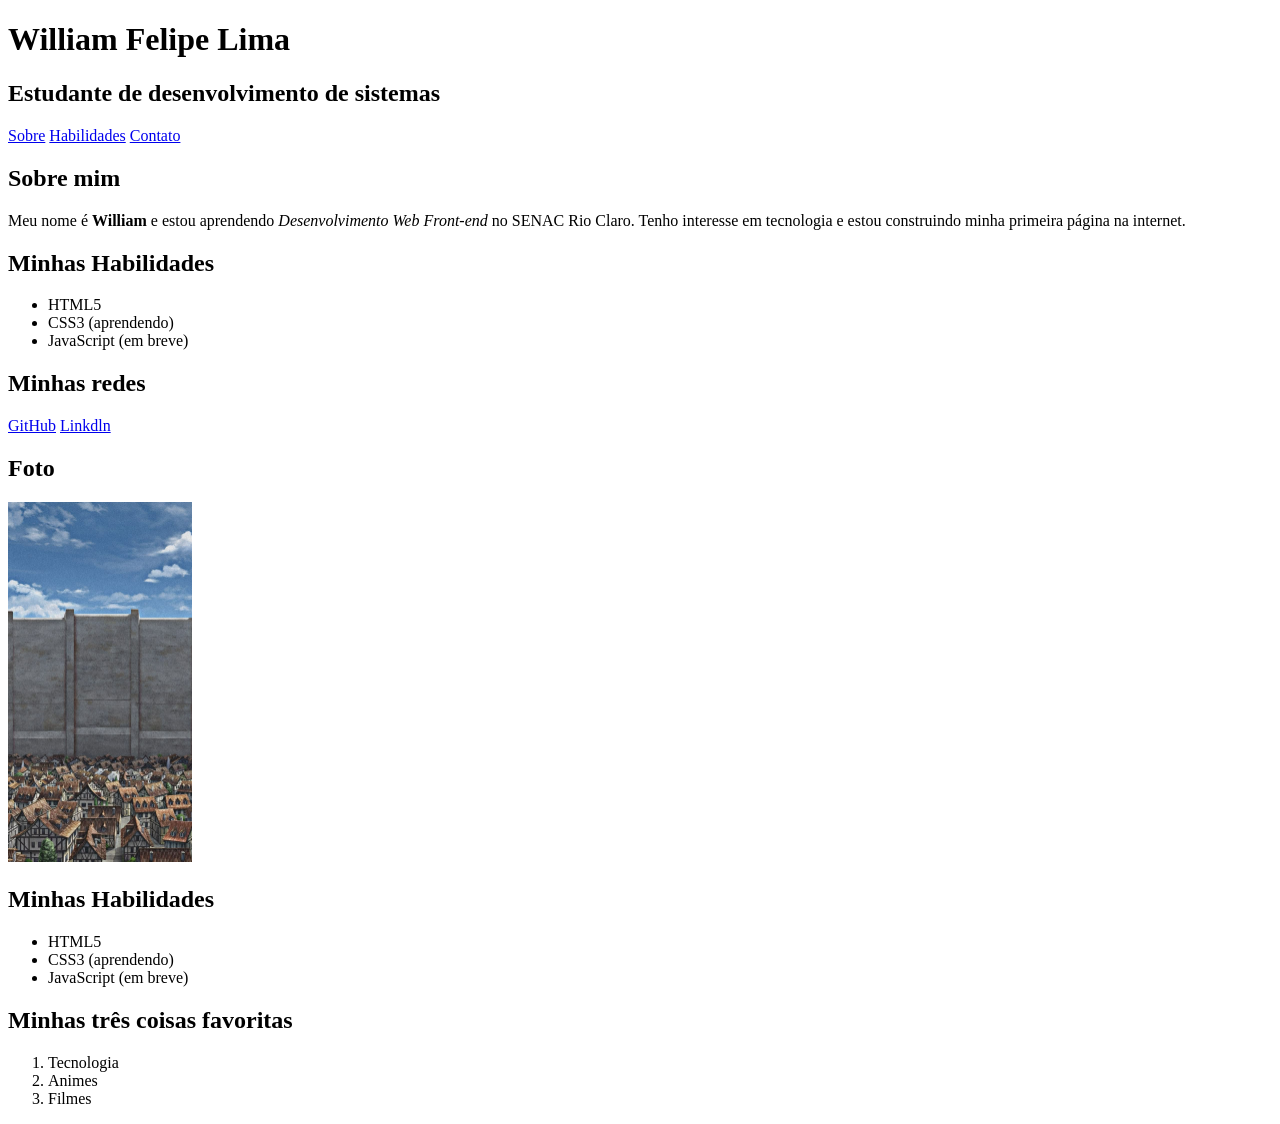
<file: Aula01/index.html>
<!DOCTYPE html>
<html lang="pt-br">
<head>
    <meta charset="UTF-8">
    <meta name="viewport" content="width=device-width, initial-scale=1.0">
    <title>Aula01</title>
</head>
<body>

    <header>
    <h1>William Felipe Lima</h1>
    <h2>Estudante de desenvolvimento de sistemas</h2>
    </header>
    
    <nav>
        <a href="#Sobre">Sobre</a>
        <a href="#Habilidades">Habilidades</a>
        <a href="#Contato">Contato</a>
    </nav>

    <main>
        <section>
            <h2>Sobre mim</h2>
    <p>
        Meu nome é <strong>William</strong> e estou aprendendo <em>Desenvolvimento Web Front-end</em> no SENAC Rio Claro. 
        Tenho interesse em tecnologia e estou construindo minha primeira página na internet.
    </p>
        </section>
            
        <section>
            <h2>Minhas Habilidades</h2>
        <ul>
            <li>HTML5</li>
            <li>CSS3 (aprendendo)</li>
            <li>JavaScript (em breve)</li>
        </ul>
        </section>

    </main>

    <footer>
        
    </footer>

    <h2>Minhas redes</h2>
    <p>
        <a href="https://github.com" target="_blank">GitHub</a>
        <a href="https://linkedin.com" target="_blank">Linkdln</a>
    </p>

    <h2>Foto</h2>
    <img src="imagens/Shingeki no kyojin.jpg" alt="Logo do SENAC" height="360">

    <h2>Minhas Habilidades</h2>
        <ul>
            <li>HTML5</li>
            <li>CSS3 (aprendendo)</li>
            <li>JavaScript (em breve)</li>
        </ul>

    <h2>Minhas três coisas favoritas</h2>
        <ol>
            <li>Tecnologia</li>
            <li>Animes</li>
            <li>Filmes</li>
        </ol>

</body>
</html>
</file>
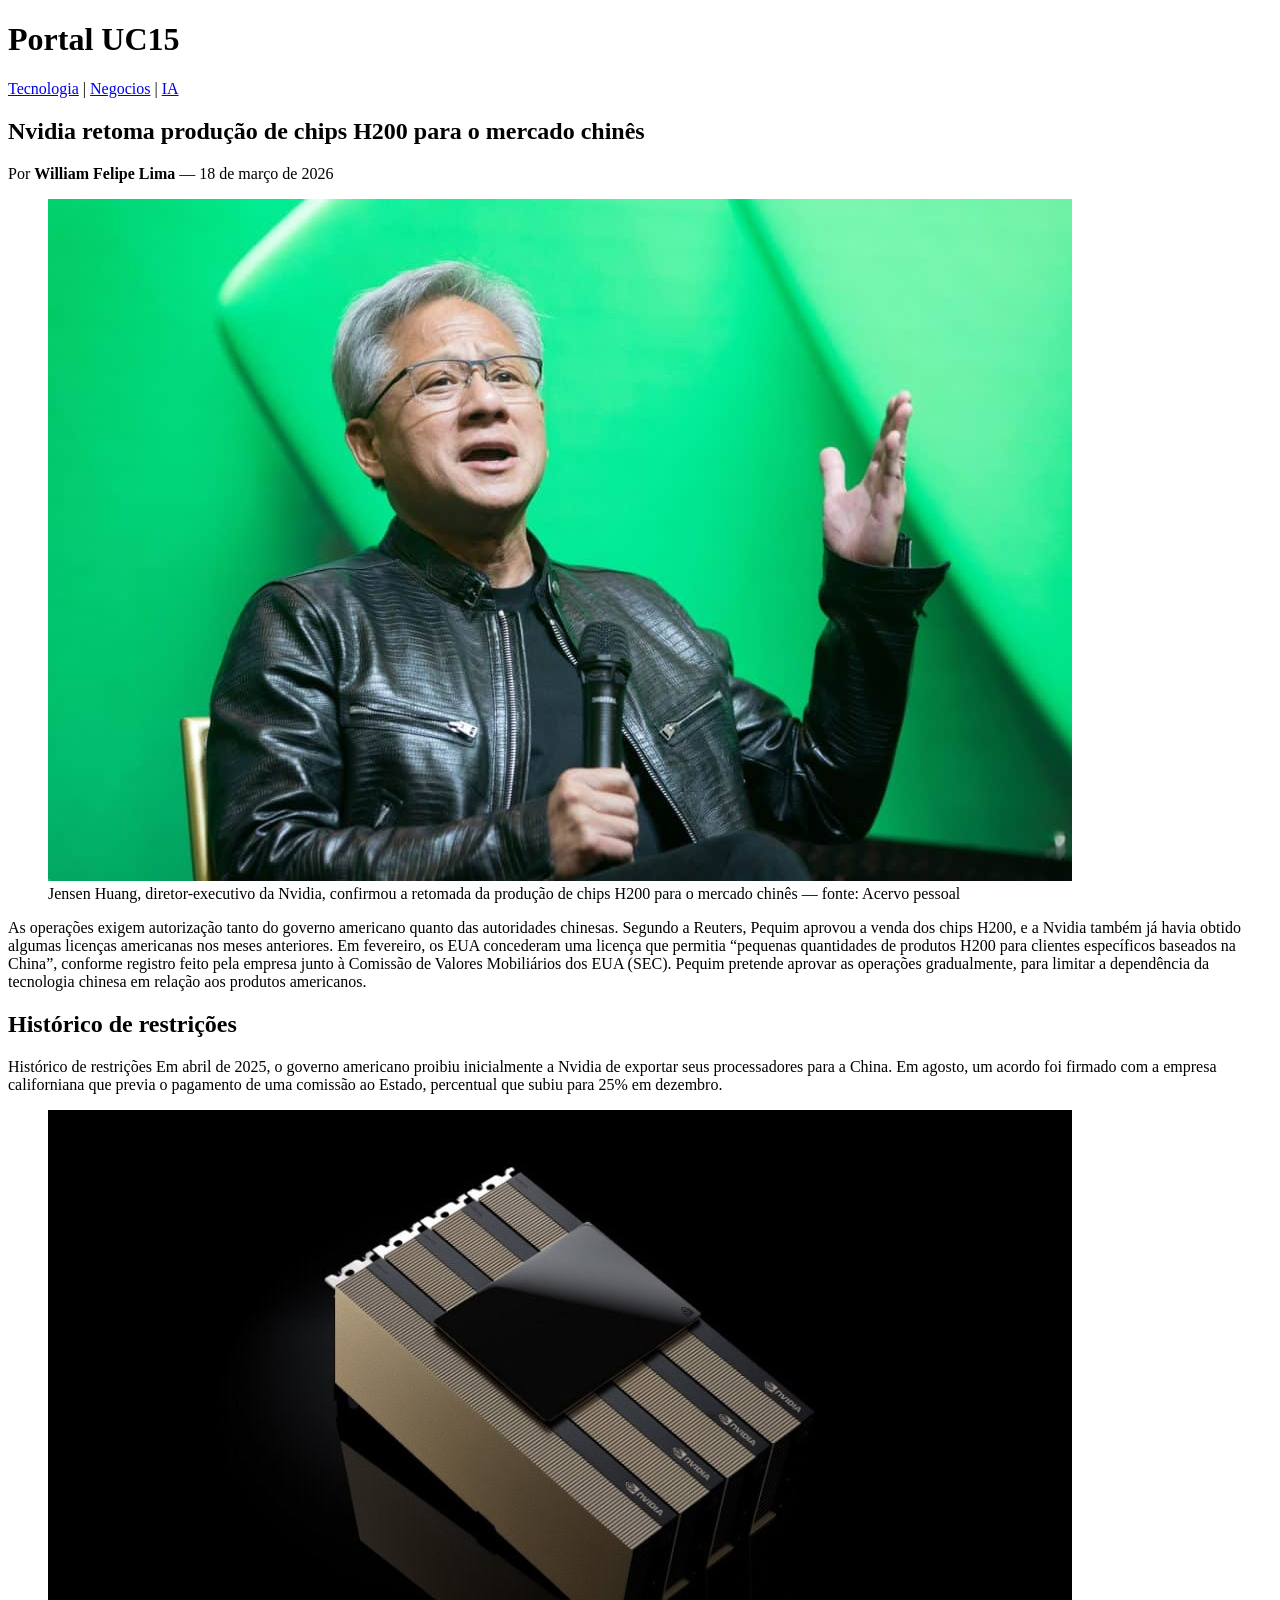
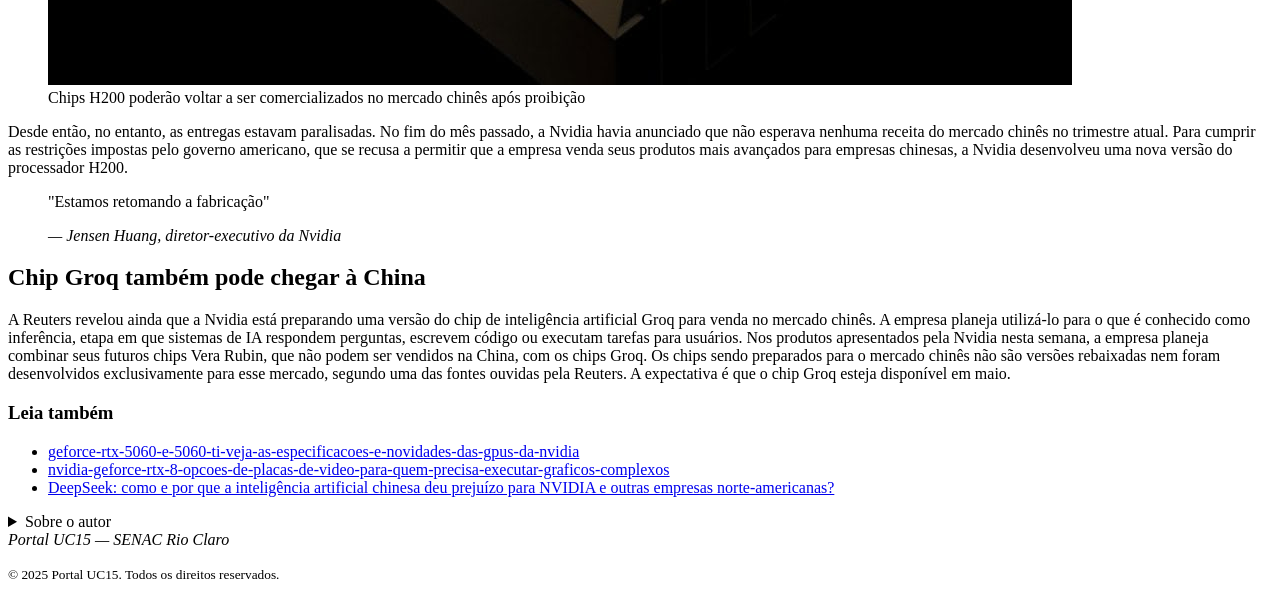
<file: Aula02/index.html>
<!DOCTYPE html>
<html lang="pt-BR">
<head>
  <meta charset="UTF-8">
  <meta name="viewport" content="width=device-width, initial-scale=1.0">
  <meta name="description" content="Portal de notícias da UC15">
  <title>Portal UC15</title>
</head>
<body>

  <header>
    <h1>Portal UC15</h1>
    <nav>
      <a href="#">Tecnologia</a> |
      <a href="#historico">Negocios</a> |
      <a href="#ia">IA</a>
    </nav>
  </header>

  <main>
    <article>

      <h2>Nvidia retoma produção de chips H200 para o mercado chinês</h2>

      <p>
        Por <strong>William Felipe Lima</strong> &mdash;
        <time datetime="2026-03-18">18 de março de 2026</time>
      </p>

      <figure>
        <img src="imagens/02.jpg"
             alt="Jensen Huang, diretor - executivo da Nvidia.">
        <figcaption>Jensen Huang, diretor-executivo da Nvidia, confirmou a retomada da produção de chips H200 para o mercado chinês — fonte: Acervo pessoal</figcaption>
      </figure>

      <p>As operações exigem autorização tanto do governo americano quanto das autoridades chinesas. Segundo a Reuters, Pequim aprovou a venda dos chips H200, 
        e a Nvidia também já havia obtido algumas licenças americanas nos meses anteriores. Em fevereiro, os EUA concederam uma licença que permitia “pequenas quantidades de produtos H200 para clientes específicos baseados na China”, 
        conforme registro feito pela empresa junto à Comissão de Valores Mobiliários dos EUA (SEC).
        Pequim pretende aprovar as operações gradualmente, para limitar a dependência da tecnologia chinesa em relação aos produtos americanos.</p>

        <section id="historico">
            <h2>Histórico de restrições</h2>

      <p>Histórico de restrições
Em abril de 2025, o governo americano proibiu inicialmente a Nvidia de exportar seus processadores para a China. 
Em agosto, um acordo foi firmado com a empresa californiana que previa o pagamento de uma comissão ao Estado, percentual que subiu para 25% em dezembro.</p>

        <figure>
            <img src="imagens/01.jpeg"
                alt="Chips H200 poderão voltar a ser comercializados no mercado chinês após proibição">
            <figcaption>Chips H200 poderão voltar a ser comercializados no mercado chinês após proibição</figcaption>
        </figure>

        <p>Desde então, no entanto, as entregas estavam paralisadas. No fim do mês passado, a Nvidia havia anunciado que não esperava nenhuma receita do mercado chinês no trimestre atual. 
            Para cumprir as restrições impostas pelo governo americano, que se recusa a permitir que a empresa venda seus produtos mais avançados para empresas chinesas, a Nvidia desenvolveu uma nova versão do processador H200.</p>

      <blockquote cite="https://olhardigital.com.br/2026/03/18/pro/nvidia-retoma-producao-de-chips-h200-para-o-mercado-chines/">
        <p>"Estamos retomando a fabricação"</p>
        <cite>— Jensen Huang, diretor-executivo da Nvidia</cite>
      </blockquote>
    </section>

        <section id="ia">
            <h2>Chip Groq também pode chegar à China</h2>

      <p>A Reuters revelou ainda que a Nvidia está preparando uma versão do chip de inteligência artificial Groq para venda no mercado chinês. 
        A empresa planeja utilizá-lo para o que é conhecido como inferência, etapa em que sistemas de IA respondem perguntas, escrevem código ou executam tarefas para usuários.
        Nos produtos apresentados pela Nvidia nesta semana, a empresa planeja combinar seus futuros chips Vera Rubin, que não podem ser vendidos na China, com os chips Groq. 
        Os chips sendo preparados para o mercado chinês não são versões rebaixadas nem foram desenvolvidos exclusivamente para esse mercado, 
        segundo uma das fontes ouvidas pela Reuters. A expectativa é que o chip Groq esteja disponível em maio.</p>
    </section>

      <aside>
        <h3>Leia também</h3>
        <ul>
          <li><a href="#">geforce-rtx-5060-e-5060-ti-veja-as-especificacoes-e-novidades-das-gpus-da-nvidia</a></li>
          <li><a href="#">nvidia-geforce-rtx-8-opcoes-de-placas-de-video-para-quem-precisa-executar-graficos-complexos</a></li>
          <li><a href="#">DeepSeek: como e por que a inteligência artificial chinesa deu prejuízo para NVIDIA e outras empresas norte-americanas?</a></li>
        </ul>
      </aside>

      <details>
        <summary>Sobre o autor</summary>
        <address>
          <p><strong>William Lima</strong></p>
          <p>Repórter de tecnologia da portal UC15.</p>
          <p>Contato:
            <a href="william.lima@email.com">autor@email.com</a>
          </p>
        </address>
      </details>

    </article>
  </main>

  <footer>
    <address>
      Portal UC15 &mdash; SENAC Rio Claro
    </address>
    <p><small>&copy; 2025 Portal UC15. Todos os direitos reservados.</small></p>
  </footer>

</body>
</html>
</file>
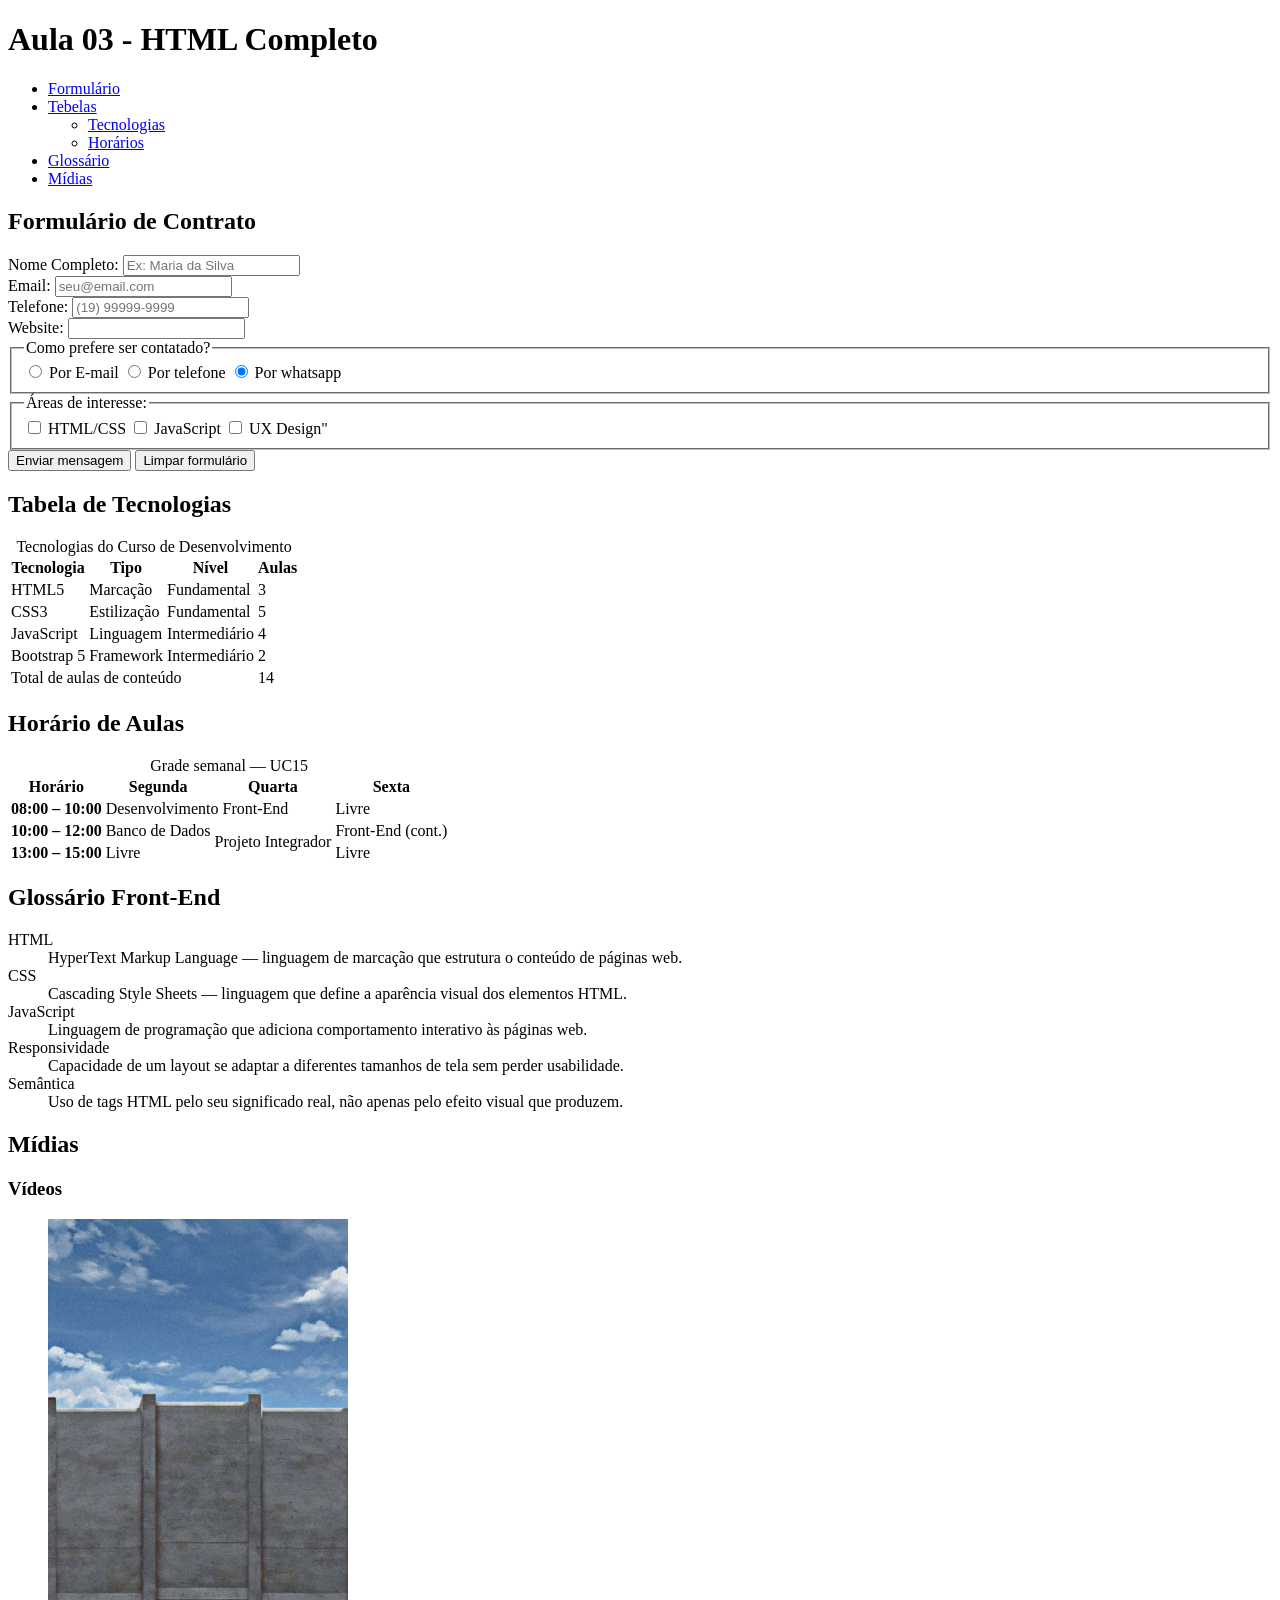
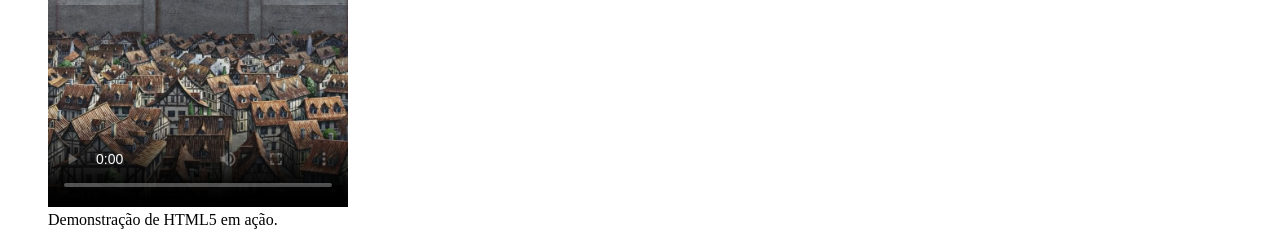
<file: Aula03/index.html>
<!DOCTYPE html>
<html lang="pt-br">
<head>
    <meta charset="UTF-8">
    <meta name="viewport" content="width=device-width, initial-scale=1.0">
    <title>Aula03 - Formulário</title>
</head>
<body>
    <main>

        <header>
            <h1>Aula 03 - HTML Completo</h1>
            <nav>
                <ul>
                    <li><a href="#formulario">Formulário</a></li>
                    <li>
                        <a href="#tabelas">Tebelas</a>
                        <ul>
                            <li><a href="#tabela">Tecnologias</a></li>
                            <li><a href="#horarios">Horários</a></li>
                        </ul>
                    </li>
                    <li><a href="#glossario">Glossário</a></li>
                    <li><a href="midias">Mídias</a></li>
                </ul>
            </nav>
        </header>
 
        <section id="Formulário">
            <h2>Formulário de Contrato</h2>
 
            <form action="#" method="post">
                <label for="nome">Nome Completo: </label>
                <input type="text" id="nome" name="nome"
                    placeholder="Ex: Maria da Silva"
                    required minlength="3" maxlength="80"
                    autocomplete="name">
                <br>
                <label for="email">Email: </label>
                <input type="email" id="email" name="email"
                    placeholder="seu@email.com"
                    required autocomplete="email">
                <br>
                <label for="telefone">Telefone: </label>
                <input type="tel" id="telefone" name="telefone"
                    placeholder="(19) 99999-9999"
                    pattern="\([0-9]{2}\)[0-9]{4,5}-[0-9]{4}">
                <br>
                <label for="site">Website: </label>
                <input type="url" id="site" name="site">
                <br>

                <fieldset>
                    <legend>Como prefere ser contatado?</legend>
                

                    <input type="radio" id="contato-email" name="preferencia" value="email">
                    <label for="contato-email">Por E-mail</label>

                    <input type="radio" id="contato-telefone" name="preferencia" value="telefone">
                    <label for="contato-telefone">Por telefone</label>

                    <input type="radio" id="contato-whatsapp" name="preferencia" value="whatsapp" checked>
                    <label for="contato-whatsapp">Por whatsapp</label>

                </fieldset>

                <fieldset>
                    <legend>Áreas de interesse:</legend>

                    <input type="checkbox" id="int-html" name="interesse" value="html">
                    <label for="int-html">HTML/CSS</label>

                    <input type="checkbox" id="int-js" name="interesse" value="js">
                    <label for="int-js">JavaScript</label>

                    <input type="checkbox" id="int-ux" name="interesse" value="ux">
                    <label for="int-ux">UX Design</label>"
                </fieldset>

                    <button type="submit">Enviar mensagem</button>
                    <button type="reset">Limpar formulário</button>
        </section>

            <section id="tabela">
            <h2>Tabela de Tecnologias</h2>

            <table>
                <caption>Tecnologias do Curso de Desenvolvimento</caption>

            <thead>
                <tr>
                    <th scope="col">Tecnologia</th>
                    <th scope="col">Tipo</th>
                    <th scope="col">Nível</th>
                    <th scope="col">Aulas</th>
            </tr>
            </thead>

            <tbody>
                <tr>
                    <td>HTML5</td>
                    <td>Marcação</td>
                    <td>Fundamental</td>
                    <td>3</td>
                </tr>

                <tr>
                    <td>CSS3</td>
                    <td>Estilização</td>
                    <td>Fundamental</td>
                    <td>5</td>
                </tr>

                <tr>
                    <td>JavaScript</td>
                    <td>Linguagem</td>
                    <td>Intermediário</td>
                    <td>4</td>
                </tr>

                <tr>
                    <td>Bootstrap 5</td>
                    <td>Framework</td>
                    <td>Intermediário</td>
                    <td>2</td>
                </tr>
            </tbody>

            <tfoot>
                <tr>
                    <td colspan="3">Total de aulas de conteúdo</td>
                    <td>14</td>
                </tr>
            </tfoot>

            </table>
        </section>

        <section id="horarios">
            <h2>Horário de Aulas</h2>

            <table>
                <caption>Grade semanal — UC15</caption>

            <thead>
                <tr>
                    <th scope="col">Horário</th>
                    <th scope="col">Segunda</th>
                    <th scope="col">Quarta</th>
                    <th scope="col">Sexta</th>
                </tr>
            </thead>

            <tbody>
                <tr>
                    <th scope="row">08:00 – 10:00</th>
                    <td colspan="2">Desenvolvimento Front-End</td>
                    <td>Livre</td>
                </tr>

                <tr>
                    <th scope="row">10:00 – 12:00</th>
                    <td>Banco de Dados</td>
                    <td rowspan="2">Projeto Integrador</td>
                    <td>Front-End (cont.)</td>
                </tr>

                <tr>
                    <th scope="row">13:00 – 15:00</th>
                    <td>Livre</td>
                    <td>Livre</td>
                </tr>
            </tbody>

            </table>
        </section>

        </section>

        <section id="glossario">
            <h2>Glossário Front-End</h2>

                <dl>
                    <dt>HTML</dt>
                    <dd>HyperText Markup Language — linguagem de marcação
                        que estrutura o conteúdo de páginas web.</dd>

                    <dt>CSS</dt>
                    <dd>Cascading Style Sheets — linguagem que define
                        a aparência visual dos elementos HTML.</dd>

                    <dt>JavaScript</dt>
                    <dd>Linguagem de programação que adiciona
                        comportamento interativo às páginas web.</dd>

                    <dt>Responsividade</dt>
                    <dd>Capacidade de um layout se adaptar a diferentes
                        tamanhos de tela sem perder usabilidade.</dd>

                    <dt>Semântica</dt>
                    <dd>Uso de tags HTML pelo seu significado real,
                        não apenas pelo efeito visual que produzem.</dd>
                </dl>

        </section>

        <section>
            <h2>Mídias</h2>

            <h3>Vídeos</h3>
            <figure>
                <video controls width="300"
                    poster="imagem/Shingeki no kyojin.jpg"
                    preload="metadata">

                    <source src="video/YTDown.com_Shorts_LEVI-ACKERMAN-s-Epic-Entry-Attitude-Edit_Media_zZzbbyO_xng_001_1080p.mp4" type="video/mp4">
                    Seu navegador não suporta reprodução de vídeo.
                </video>

                <figcaption>
                    Demonstração de HTML5 em ação.
                </figcaption>
            </figure>
        </section>
    </main>
    
</body>
</html>
</file>
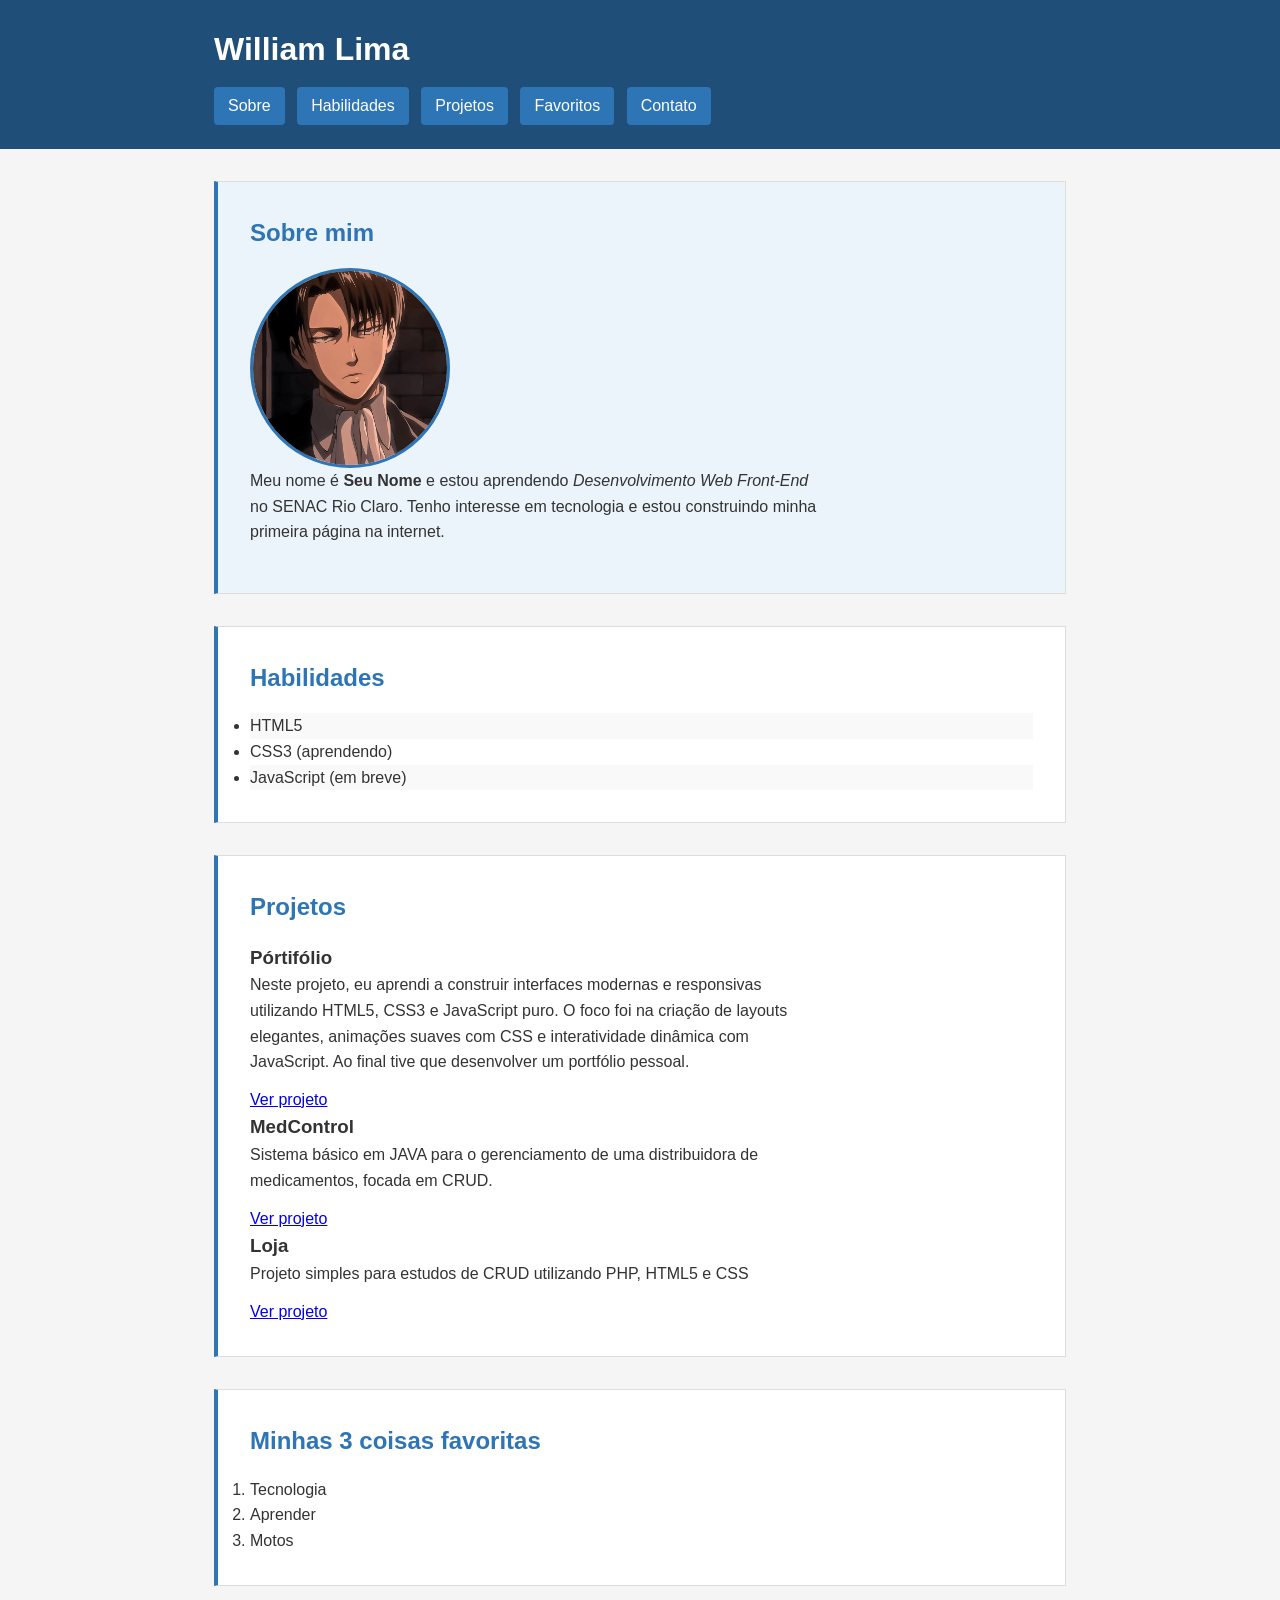
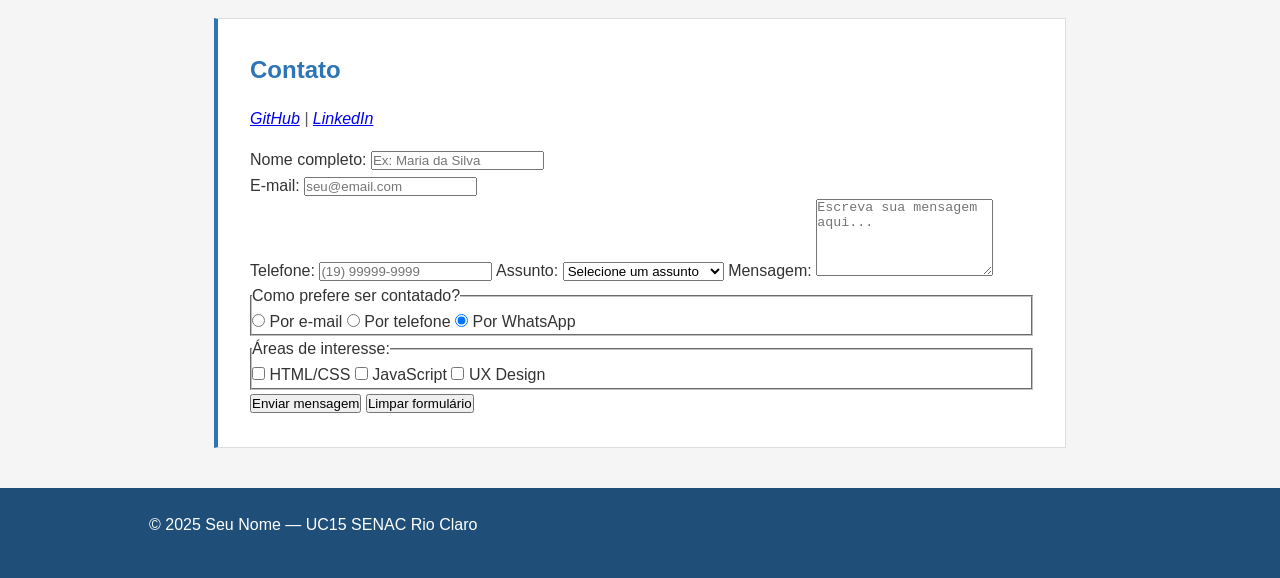
<file: Aula04/index.html>
<!DOCTYPE html>
<html lang="pt-BR">

<head>
  <meta charset="UTF-8">
  <meta name="viewport" content="width=device-width, initial-scale=1.0">
  <meta name="description" content="Portfólio pessoal de desenvolvimento web">
  <meta name="author" content="Seu Nome">
  <title>Portfólio - Seu Nome</title>
  <link rel="stylesheet" href="style.css">

</head>

<body>

  <header>
    <div class="container">
      <h1>William Lima</h1>
      <nav>
        <a href="#sobre">Sobre</a>
        <a href="#habilidades">Habilidades</a>
        <a href="#projetos">Projetos</a>
        <a href="#favoritos">Favoritos</a>
        <a href="#contato">Contato</a>
      </nav>
    </div>
  </header>

  <main class="container">

    <section id="sobre">
      <h2>Sobre mim</h2>
      <img src="imagem/Levi.jpg" alt="Foto de Seu Nome sorrindo" width="300" class="foto-perfil">
      <p>Meu nome é <strong>Seu Nome</strong> e estou aprendendo <em>Desenvolvimento Web Front-End</em> no SENAC
        Rio Claro. Tenho interesse em tecnologia e estou construindo minha primeira página na internet.</p>
    </section>

    <section id="habilidades">
      <h2>Habilidades</h2>
      <ul class="lista-habilidades">
        <li>HTML5</li>
        <li>CSS3 (aprendendo)</li>
        <li>JavaScript (em breve)</li>
      </ul>
    </section>

    <section id="projetos">
      <h2>Projetos</h2>
      <div class="cards-projetos">

        <article class="card-projeto">
          <h3>Pórtifólio</h3>
          <p>Neste projeto, eu aprendi a construir interfaces modernas e responsivas utilizando HTML5, CSS3 e JavaScript
            puro. O foco foi na criação de layouts elegantes, animações suaves com CSS e interatividade dinâmica com
            JavaScript. Ao final tive que desenvolver um portfólio pessoal.</p>
          <a href="#" target="_blank">Ver projeto</a>
        </article>

        <article class="card-projeto">
          <h3>MedControl</h3>
          <p>Sistema básico em JAVA para o gerenciamento de uma distribuidora de medicamentos, focada em CRUD.</p>
          <a href="#" target="_blank">Ver projeto</a>
        </article>

        <article class="card-projeto">
          <h3>Loja</h3>
          <p>Projeto simples para estudos de CRUD utilizando PHP, HTML5 e CSS</p>
          <a href="#" target="_blank">Ver projeto</a>
        </article>

      </div>
    </section>

    <section id="favoritos">
      <h2>Minhas 3 coisas favoritas</h2>
      <ol>
        <li>Tecnologia</li>
        <li>Aprender</li>
        <li>Motos</li>
      </ol>
    </section>

    <section id="contato">
      <h2>Contato</h2>
      <p>
        <a href="https://github.com" target="_blank">GitHub</a> |
        <a href="https://linkedin.com" target="_blank">LinkedIn</a>
      </p>

      <form action="#" method="post">

        <div class="form-grid">
          <div class="form-campo">
            <label for="nome">Nome completo:</label>
            <input type="text" id="nome" name="nome" placeholder="Ex: Maria da Silva" required minlength="3"
              maxlength="80" autocomplete="name">
          </div>
          <div class="form-campo">
            <label for="email">E-mail:</label>
            <input type="email" id="email" name="email" placeholder="seu@email.com" required autocomplete="email">
          </div>
        </div>

        <label for="telefone">Telefone:</label>
        <input type="tel" id="telefone" name="telefone" placeholder="(19) 99999-9999"
          pattern="\([0-9]{2}\) [0-9]{4,5}-[0-9]{4}">

        <label for="assunto">Assunto:</label>
        <select id="assunto" name="assunto" required>
          <option value="">Selecione um assunto</option>
          <optgroup label="Suporte">
            <option value="duvida">Dúvida técnica</option>
            <option value="bug">Reportar problema</option>
          </optgroup>
          <optgroup label="Comercial">
            <option value="orcamento">Solicitar orçamento</option>
            <option value="parceria">Proposta de parceria</option>
          </optgroup>
        </select>

        <label for="mensagem">Mensagem:</label>
        <textarea id="mensagem" name="mensagem" rows="5" placeholder="Escreva sua mensagem aqui..." required
          minlength="20" maxlength="500"></textarea>

        <fieldset>
          <legend>Como prefere ser contatado?</legend>
          <input type="radio" id="contato-email" name="preferencia" value="email">
          <label for="contato-email">Por e-mail</label>
          <input type="radio" id="contato-telefone" name="preferencia" value="telefone">
          <label for="contato-telefone">Por telefone</label>
          <input type="radio" id="contato-whatsapp" name="preferencia" value="whatsapp" checked>
          <label for="contato-whatsapp">Por WhatsApp</label>
        </fieldset>

        <fieldset>
          <legend>Áreas de interesse:</legend>
          <input type="checkbox" id="int-html" name="interesse" value="html">
          <label for="int-html">HTML/CSS</label>
          <input type="checkbox" id="int-js" name="interesse" value="js">
          <label for="int-js">JavaScript</label>
          <input type="checkbox" id="int-ux" name="interesse" value="ux">
          <label for="int-ux">UX Design</label>
        </fieldset>

        <button type="submit">Enviar mensagem</button>
        <button type="reset">Limpar formulário</button>

      </form>
    </section>

  </main>

  <footer>
    <p>&copy; 2025 Seu Nome &mdash; UC15 SENAC Rio Claro</p>
  </footer>

</body>

</html>
</file>
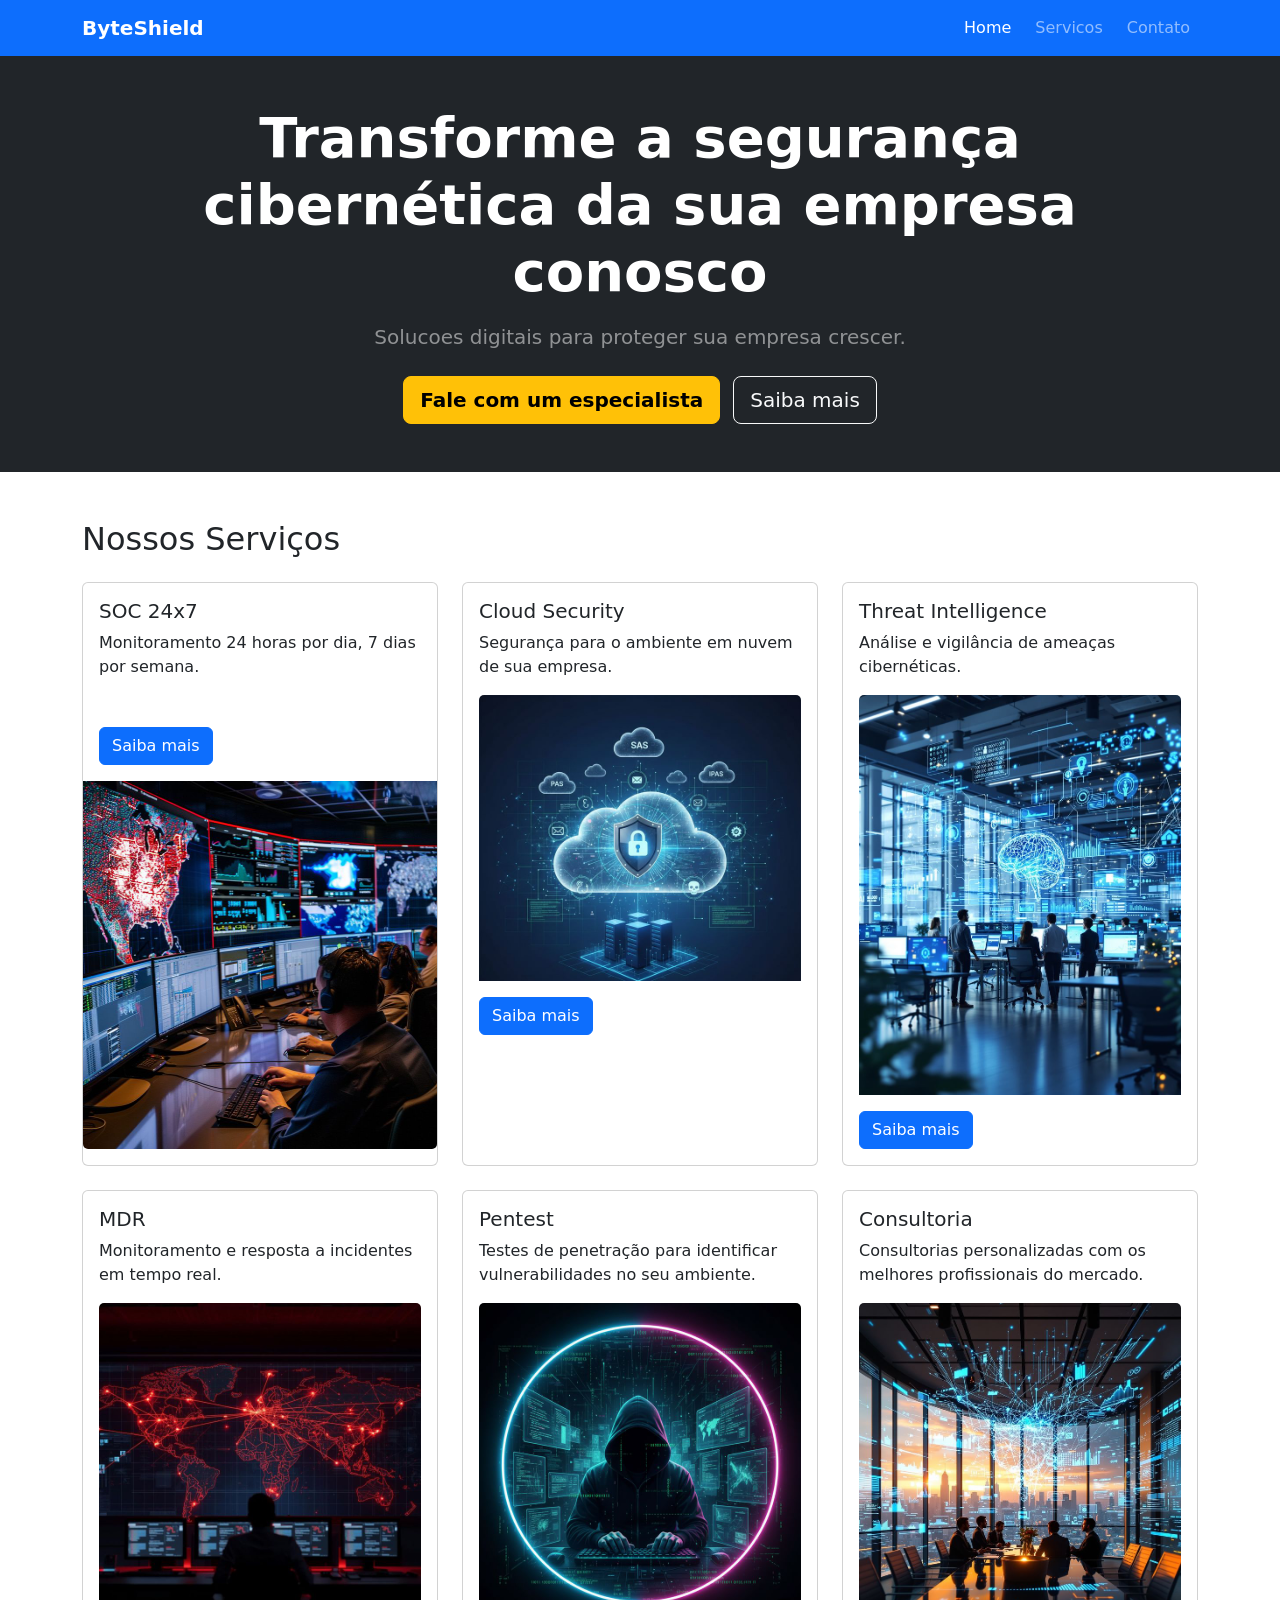
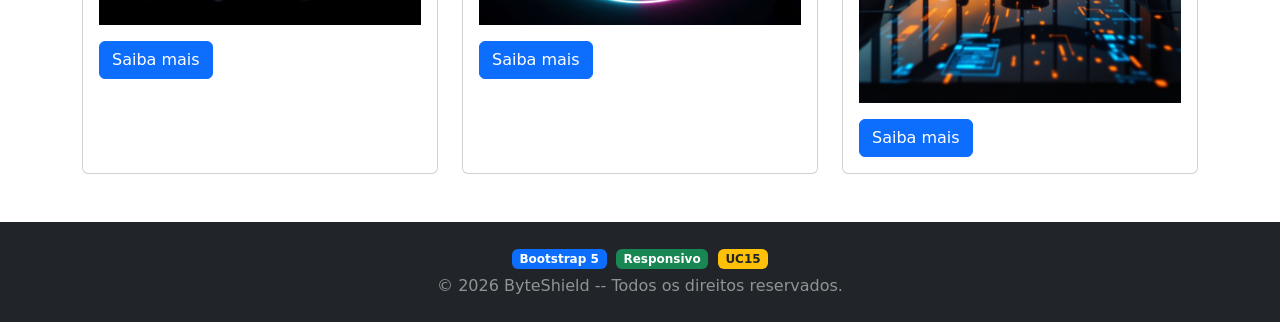
<file: Aula10/index.html>
<!-- ================================================ 
   SNIPPET 01 -- Setup CDN + Primeiro Grid Bootstrap 
   Arquivo: demo.html (novo arquivo) 
   Slide 07 
   ================================================ -->
<!DOCTYPE html>
<html lang="pt-BR">

<head>
  <meta charset="UTF-8">
  <meta name="viewport" content="width=device-width, initial-scale=1.0">
  <title>Demo Bootstrap</title>
  <!-- Bootstrap CSS -- ANTES do seu style.css -->
  <link href="https://cdn.jsdelivr.net/npm/bootstrap@5.3.3/dist/css/bootstrap.min.css" rel="stylesheet">
</head>

<body>

  <!-- ================================================ 
   SNIPPET 02 -- Hero e Header com utilitarios 
   Adicionar no demo.html antes da section de cards 
   Slide 10 
   ================================================ -->

  <!-- Navbar com hamburger responsivo -->
  <nav class="navbar navbar-expand-md navbar-dark bg-primary">
    <div class="container">
      <a class="navbar-brand fw-bold" href="#">ByteShield</a>

      <!-- Botao hamburger (aparece apenas no mobile) -->
      <button class="navbar-toggler" type="button" data-bs-toggle="collapse" data-bs-target="#menuPrincipal"
        aria-controls="menuPrincipal" aria-expanded="false" aria-label="Abrir menu">
        <span class="navbar-toggler-icon"></span>
      </button>

      <!-- Links (colapsam no mobile, expandem no tablet+) -->
      <div class="collapse navbar-collapse" id="menuPrincipal">
        <ul class="navbar-nav ms-auto gap-2">
          <li class="nav-item">
            <a class="nav-link active" href="#">Home</a>
          </li>
          <li class="nav-item">
            <a class="nav-link" href="#">Servicos</a>
          </li>
          <li class="nav-item">
            <a class="nav-link" href="#">Contato</a>
          </li>
        </ul>
      </div>
    </div>
  </nav>

  <!-- Hero section com utilitarios -->
  <section class="bg-dark text-white py-5 text-center">
    <div class="container">
      <h2 class="display-4 fw-bold mb-3">Transforme a segurança cibernética da sua empresa conosco</h2>
      <p class="lead mb-4 text-white-50">Solucoes digitais para proteger sua empresa
        crescer.</p>
      <a href="#" class="btn btn-warning btn-lg me-2 fw-bold">Fale com um especialista</a>
      <a href="#" class="btn btn-outline-light btn-lg">Saiba mais</a>
    </div>
  </section>

  <!-- Grid responsivo: 1 col mobile, 2 tablet, 3 desktop -->
  <section class="container my-5">
    <h2 class="mb-4">Nossos Serviços</h2>
    <div class="row g-4">

      <div class="col-12 col-md-6 col-lg-4">
        <div class="card h-100">
          <div class="card-body">
            <h5 class="card-title">SOC 24x7</h5>
            <p class="card-text mb-5">Monitoramento 24 horas por dia, 7 dias por semana.</p>

            <a href="#" class="btn btn-primary">Saiba mais</a>
          </div>
          <img src="imagem/SOC.png" class="card-img-bottom mb-3 h-100" alt="SOC 24x7">
        </div>

      </div>

      <div class="col-12 col-md-6 col-lg-4">
        <div class="card h-100">
          <div class="card-body">
            <h5 class="card-title">Cloud Security</h5>
            <p class="card-text">Segurança para o ambiente em nuvem de sua empresa.</p>
            <img src="imagem/Cloud Network Security_ A 2026 Guide to Hybrid & Multi-Cloud.jpg" class="card-img-top mb-3"
              alt="Cloud Security">
            <a href="#" class="btn btn-primary">Saiba mais</a>
          </div>
        </div>
      </div>

      <div class="col-12 col-md-6 col-lg-4">
        <div class="card h-100">
          <div class="card-body">
            <h5 class="card-title">Threat Intelligence</h5>
            <p class="card-text">Análise e vigilância de ameaças cibernéticas.</p>
            <img src="imagem/consultoria02.png" class="card-img-top mb-3" alt="Threat Intelligence">
            <a href="#" class="btn btn-primary">Saiba mais</a>
          </div>
        </div>
      </div>

      <div class="col-12 col-md-6 col-lg-4">
        <div class="card h-100">
          <div class="card-body">
            <h5 class="card-title">MDR</h5>
            <p class="card-text">Monitoramento e resposta a incidentes em tempo real.</p>
            <img src="imagem/Global Cybersecurity Operations.jpg" class="card-img-top mb-3" alt="MDR">
            <a href="#" class="btn btn-primary">Saiba mais</a>
          </div>
        </div>
      </div>

      <div class="col-12 col-md-6 col-lg-4">
        <div class="card h-100">
          <div class="card-body">
            <h5 class="card-title">Pentest</h5>
            <p class="card-text">Testes de penetração para identificar vulnerabilidades no seu ambiente.</p>
            <img src="imagem/baixados (2).jpg" class="card-img-top mb-3" alt="Pentest">
            <a href="#" class="btn btn-primary">Saiba mais</a>
          </div>
        </div>
      </div>

      <div class="col-12 col-md-6 col-lg-4">
        <div class="card h-100">
          <div class="card-body">
            <h5 class="card-title">Consultoria</h5>
            <p class="card-text">Consultorias personalizadas com os melhores profissionais do mercado.</p>
            <img src="imagem/consultoria.png" class="card-img-top mb-3" alt="Consultoria">
            <a href="#" class="btn btn-primary">Saiba mais</a>
          </div>
        </div>
      </div>

    </div>
  </section>



  <!-- Rodape -->
  <footer class="bg-dark text-white text-center py-4 mt-5">
    <div class="container">
      <p class="mb-1">
        <span class="badge bg-primary me-1">Bootstrap 5</span>
        <span class="badge bg-success me-1">Responsivo</span>
        <span class="badge bg-warning text-dark">UC15</span>
      </p>
      <p class="mb-0 text-white-50">&copy; 2026 ByteShield -- Todos os direitos
        reservados.</p>
    </div>
  </footer>
</body>

</html>
</file>
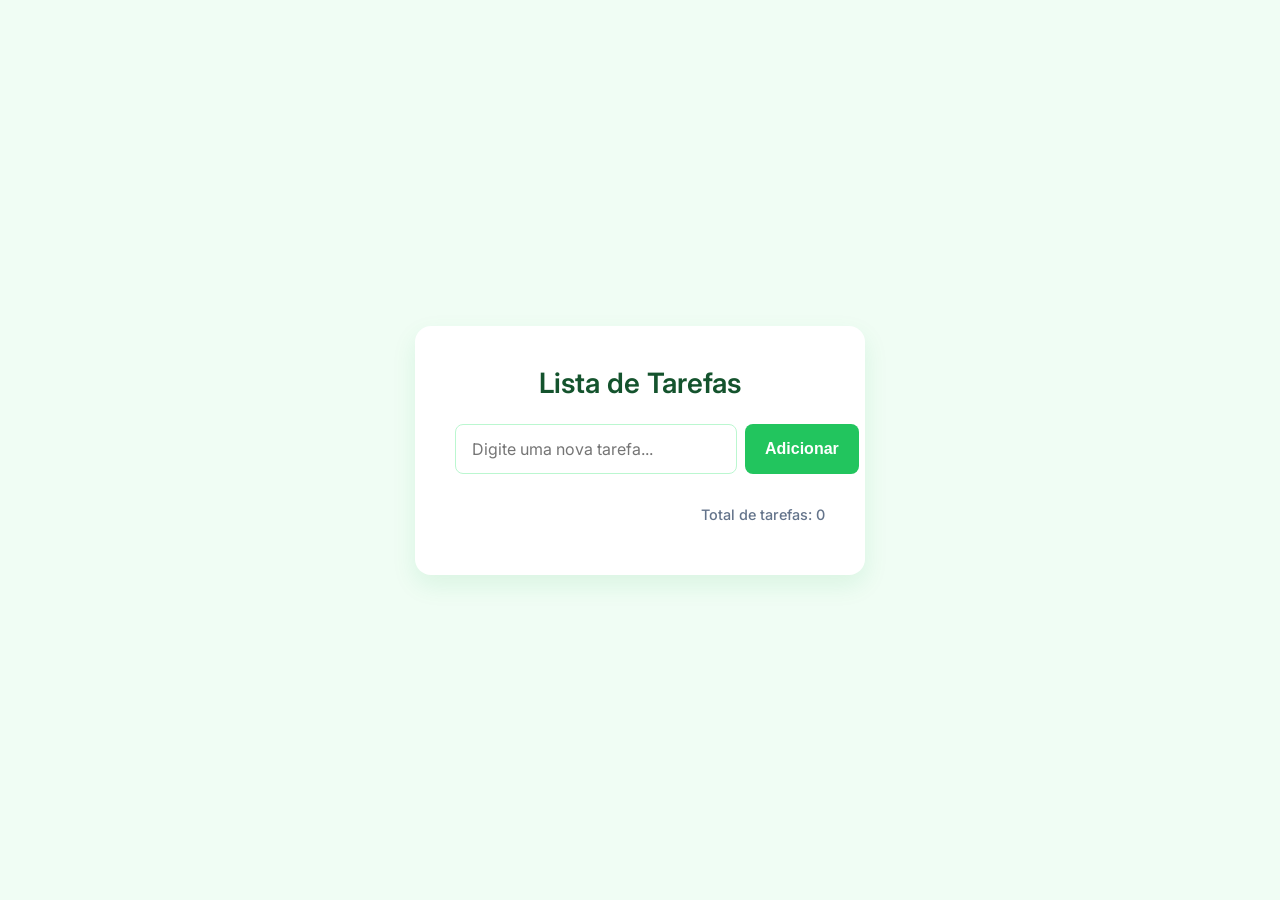
<file: Aula13-ListaTarefa/index.html>
<!doctype html>
<html lang="pt-br">
  <head>
    <meta charset="UTF-8" />
    <meta name="viewport" content="width=device-width, initial-scale=1.0">
    <title>Lista de Tarefas</title>
    <link href="https://fonts.googleapis.com/css2?family=Inter:wght@400;500;600&display=swap" rel="stylesheet">
    <link rel="stylesheet" href="style.css">
  </head>
  <body>
    <div class="tarefa-container">
      <h2>Lista de Tarefas</h2>

      <div class="input-group">
        <input type="text" id="inputTarefa" placeholder="Digite uma nova tarefa..." />
        <button id="btnAdicionar">Adicionar</button>
      </div>

      <p id="contador">Total de tarefas: 0</p>

      <ul id="lista"></ul>
    </div>

    <script src="script.js"></script>
  </body>
</html>
</file>
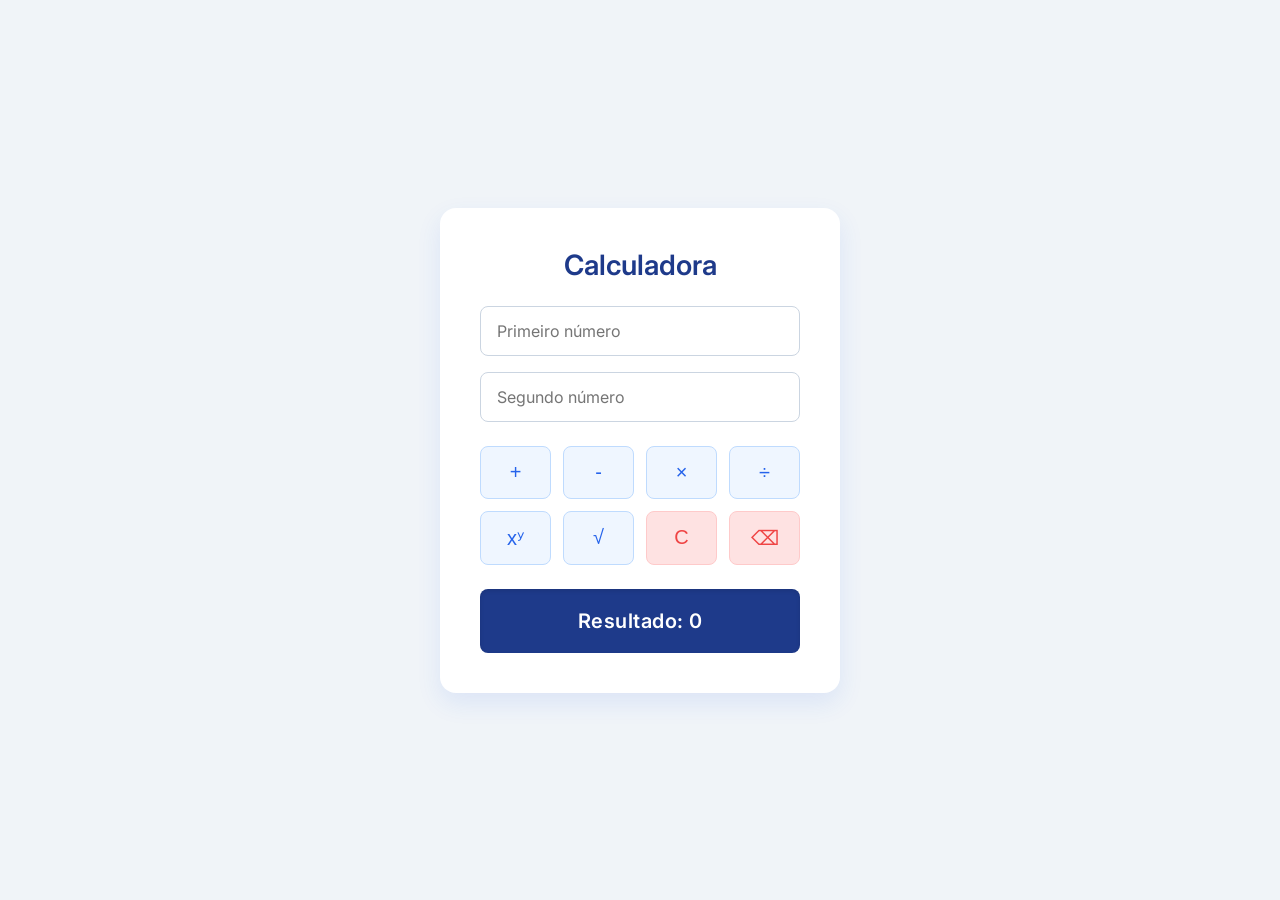
<file: Aula13/index.html>
<!doctype html>
<html lang="pt-br">
  <head>
    <meta charset="UTF-8" />
    <meta name="viewport" content="width=device-width, initial-scale=1.0">
    <title>Calculadora</title>
    <link href="https://fonts.googleapis.com/css2?family=Inter:wght@400;500;600&display=swap" rel="stylesheet">
    <link rel="stylesheet" href="style.css">
  </head>
  <body>
    <div class="calculadora-container">
      <h2>Calculadora</h2>

      <div class="input-group">
        <input type="number" id="numero1" placeholder="Primeiro número" />
        <input type="number" id="numero2" placeholder="Segundo número" />
      </div>

      <div class="button-group">
        <button id="btnSoma" title="Somar">+</button>
        <button id="btnSub" title="Subtrair">-</button>
        <button id="btnMult" title="Multiplicar">×</button>
        <button id="btnDiv" title="Dividir">÷</button>
        <button id="btnPot" title="Potência">xʸ</button>
        <button id="btnRad" title="Raiz Enésima">√</button>
        <button id="btnLimpar" title="Limpar Tudo" class="btn-acao">C</button>
        <button id="btnDel" title="Deletar" class="btn-acao">⌫</button>
      </div>

      <div id="display">Resultado: 0</div>
    </div>
    
    <script src="script.js"></script>
  </body>
</html>
</file>
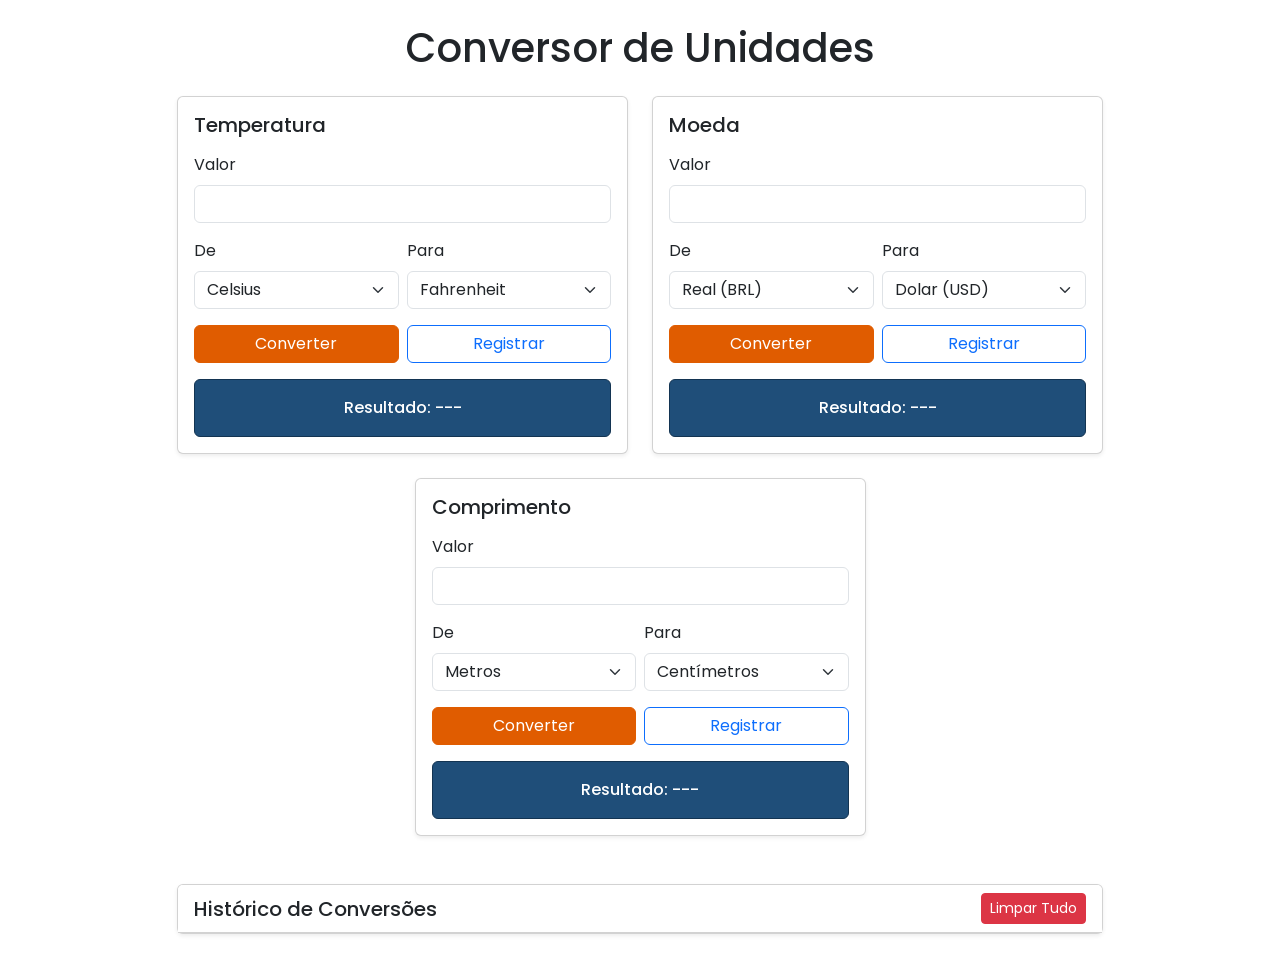
<file: Aula14-Conversor/index.html>
<!-- ================================================ 
     SNIPPET 01 -- HTML do Conversor de Unidades 
     Arquivo: index.html (pasta aula14-conversor) 
     Slide 11 
     ================================================ -->

<!doctype html>
<html lang="pt-br">
  <head>
    <meta charset="UTF-8" />
    <title>Conversor de Unidades</title>
    <link
      href="https://cdn.jsdelivr.net/npm/bootstrap@5.3.2/dist/css/bootstrap.min.css"
      rel="stylesheet"
    />
    <link rel="stylesheet" href="style.css" />
  </head>
  <body>
    <div class="container py-4">
      <h1 class="text-center mb-4">Conversor de Unidades</h1>

      <div class="row g-4 justify-content-center">
        <!-- CARD A: TEMPERATURA -->
        <div class="col-md-5">
          <div class="card shadow-sm">
            <div class="card-body">
              <h2 class="h5 mb-3">Temperatura</h2>
              <div class="mb-3">
                <label for="tempInput" class="form-label">Valor</label>
                <input
                  type="number"
                  id="tempInput"
                  class="form-control"
                  step="any"
                />
              </div>

              <div class="row g-2 mb-3">
                <div class="col">
                  <label for="tempDe" class="form-label">De</label>
                  <select id="tempDe" class="form-select">
                    <option value="celsius">Celsius</option>
                    <option value="fahrenheit">Fahrenheit</option>
                    <option value="kelvin">Kelvin</option>
                  </select>
                </div>
                <div class="col">
                  <label for="tempPara" class="form-label">Para</label>
                  <select id="tempPara" class="form-select">
                    <option value="fahrenheit">Fahrenheit</option>
                    <option value="celsius">Celsius</option>
                    <option value="kelvin">Kelvin</option>
                  </select>
                </div>
              </div>

              <div class="row g-2 mb-3">
                <div class="col-6">
                  <button id="tempBtn" class="btn btn-primary w-100">Converter</button>
                </div>
                <div class="col-6">
                  <button id="tempRegBtn" class="btn btn-outline-primary w-100">Registrar</button>
                </div>
              </div>

              <div
                id="tempResultado"
                class="alert alert-secondary text-center mb-0"
              >
                Resultado: ---
              </div>
            </div>
          </div>
        </div>

        <!-- CARD B: MOEDA -->
        <div class="col-md-5">
          <div class="card shadow-sm">
            <div class="card-body">
              <h2 class="h5 mb-3">Moeda</h2>

              <div class="mb-3">
                <label for="moedaInput" class="form-label">Valor</label>
                <input
                  type="number"
                  id="moedaInput"
                  class="form-control"
                  step="any"
                />
              </div>
              <div class="row g-2 mb-3">
                <div class="col">
                  <label for="moedaDe" class="form-label">De</label>
                  <select id="moedaDe" class="form-select">
                    <option value="BRL">Real (BRL)</option>
                    <option value="USD">Dolar (USD)</option>
                    <option value="EUR">Euro (EUR)</option>
                  </select>
                </div>
                <div class="col">
                  <label for="moedaPara" class="form-label">Para</label>
                  <select id="moedaPara" class="form-select">
                    <option value="USD">Dolar (USD)</option>
                    <option value="BRL">Real (BRL)</option>
                    <option value="EUR">Euro (EUR)</option>
                  </select>
                </div>
              </div>

              <div class="row g-2 mb-3">
                <div class="col-6">
                  <button id="moedaBtn" class="btn btn-primary w-100">Converter</button>
                </div>
                <div class="col-6">
                  <button id="moedaRegBtn" class="btn btn-outline-primary w-100">Registrar</button>
                </div>
              </div>

              <div
                id="moedaResultado"
                class="alert alert-secondary text-center mb-0"
              >
                Resultado: ---
              </div>
            </div>
          </div>
        </div>

        <!-- CARD C: COMPRIMENTO -->
        <div class="col-md-5">
          <div class="card shadow-sm">
            <div class="card-body">
              <h2 class="h5 mb-3">Comprimento</h2>

              <div class="mb-3">
                <label for="compInput" class="form-label">Valor</label>
                <input
                  type="number"
                  id="compInput"
                  class="form-control"
                  step="any"
                />
              </div>
              <div class="row g-2 mb-3">
                <div class="col">
                  <label for="compDe" class="form-label">De</label>
                  <select id="compDe" class="form-select">
                    <option value="m">Metros</option>
                    <option value="cm">Centímetros</option>
                    <option value="km">Quilômetros</option>
                  </select>
                </div>
                <div class="col">
                  <label for="compPara" class="form-label">Para</label>
                  <select id="compPara" class="form-select">
                    <option value="cm">Centímetros</option>
                    <option value="m">Metros</option>
                    <option value="km">Quilômetros</option>
                  </select>
                </div>
              </div>

              <div class="row g-2 mb-3">
                <div class="col-6">
                  <button id="compBtn" class="btn btn-primary w-100">Converter</button>
                </div>
                <div class="col-6">
                  <button id="compRegBtn" class="btn btn-outline-primary w-100">Registrar</button>
                </div>
              </div>

              <div
                id="compResultado"
                class="alert alert-secondary text-center mb-0"
              >
                Resultado: ---
              </div>
            </div>
          </div>
        </div>
      </div>

      <!-- SEÇÃO HISTÓRICO -->
      <div class="row justify-content-center mt-5">
        <div class="col-md-10">
          <div class="card shadow-sm">
            <div class="card-header bg-white d-flex justify-content-between align-items-center">
              <h2 class="h5 mb-0">Histórico de Conversões</h2>
              <button id="limparHistBtn" class="btn btn-sm btn-danger">Limpar Tudo</button>
            </div>
            <ul id="historicoLista" class="list-group list-group-flush">
            </ul>
          </div>
        </div>
      </div>
    </div>

    <script src="script.js"></script>
  </body>
</html>
</file>
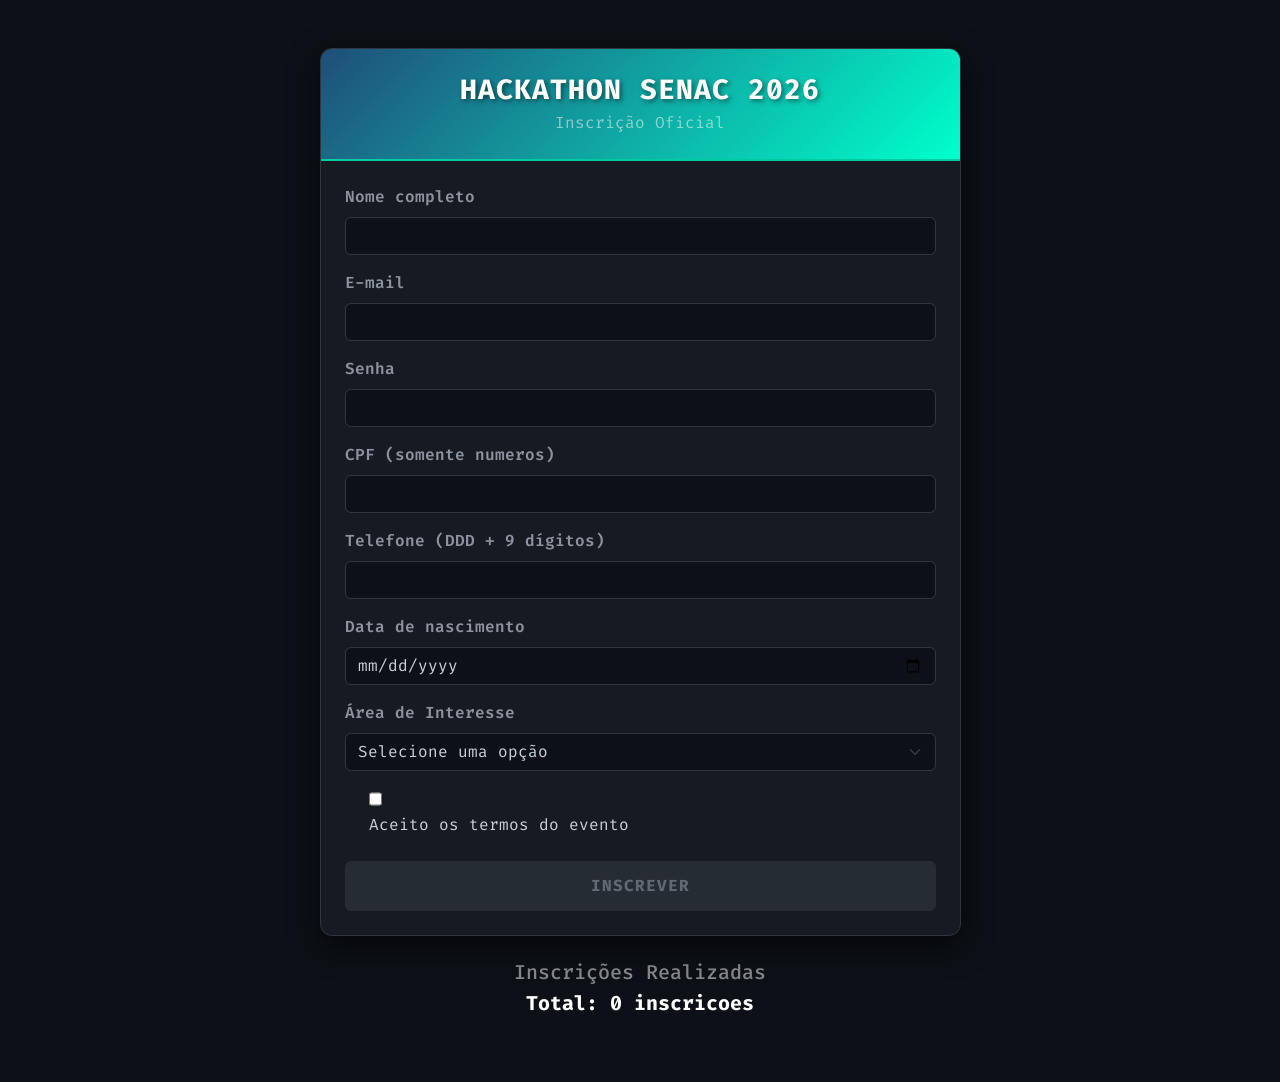
<file: Aula14-Formulario/index.html>
<!-- ================================================ 
     SNIPPET 04 -- HTML do Formulario de Inscricao 
     Arquivo: index.html (pasta aula14-formulario) 
     Slide 19 
     ================================================ -->

<!DOCTYPE html>
<html lang="pt-br">

<head>
    <meta charset="UTF-8">
    <title>Hackathon SENAC 2026</title>
    <link href="https://cdn.jsdelivr.net/npm/bootstrap@5.3.2/dist/css/bootstrap.min.css" rel="stylesheet">
    <link rel="stylesheet" href="style.css">
</head>

<body>

    <div class="container py-5">
        <div class="row justify-content-center">
            <div class="col-md-7">
                <div class="card shadow-sm">
                    <div id="formBanner" class="text-center py-4">
                        <h1 class="h3 mb-1 text-white">Hackathon SENAC 2026</h1>
                        <p class="mb-0 text-white-50">Inscrição Oficial</p>
                    </div>
                    <div class="card-body p-4">
                        <form id="formInscricao" novalidate>

                            <!-- NOME -->
                            <div class="mb-3">
                                <label for="campoNome" class="form-label">Nome completo</label>
                                <input type="text" id="campoNome" class="form-control">
                                <div class="valid-feedback">Nome valido.</div>
                                <div class="invalid-feedback">Digite ao menos 4
                                    caracteres.</div>
                            </div>

                            <!-- EMAIL -->
                            <div class="mb-3">
                                <label for="campoEmail" class="form-label">E-mail</label>
                                <input type="email" id="campoEmail" class="form-control">
                                <div class="valid-feedback">E-mail valido.</div>
                                <div class="invalid-feedback">Digite um e-mail valido (com
                                    arroba e ponto).</div>
                            </div>

                            <!-- SENHA -->
                            <div class="mb-3">
                                <label for="campoSenha" class="form-label">Senha</label>
                                <input type="password" id="campoSenha" class="form-control">
                                <div class="valid-feedback">Senha forte.</div>
                                <div class="invalid-feedback">Sua senha deve ter: no mínimo 8 caracteres, pelo menos 1 número e 1 caractere especial (!@#$%&*).</div>
                            </div>

                            <!-- CPF -->
                            <div class="mb-3">
                                <label for="campoCpf" class="form-label">CPF (somente
                                    numeros)</label>
                                <input type="text" id="campoCpf" class="form-control" maxlength="11">
                                <div class="valid-feedback">CPF valido.</div>
                                <div class="invalid-feedback">CPF invalido. Verifique os 11
                                    digitos.</div>
                            </div>

                            <!-- TELEFONE -->
                            <div class="mb-3">
                                <label for="campoTelefone" class="form-label">Telefone (DDD + 9 dígitos)</label>
                                <input type="tel" id="campoTelefone" class="form-control" maxlength="11">
                                <div class="valid-feedback">Telefone valido.</div>
                                <div class="invalid-feedback">Digite um telefone válido com 11 dígitos.</div>
                            </div>

                            <!-- DATA DE NASCIMENTO -->
                            <div class="mb-3">
                                <label for="campoData" class="form-label">Data de
                                    nascimento</label>
                                <input type="date" id="campoData" class="form-control">
                                <div class="valid-feedback">Data valida.</div>
                                <div class="invalid-feedback">Voce precisa ter pelo menos 16
                                    anos.</div>
                            </div>

                            <!-- ÁREA DE ATUAÇÃO / TIPO DE EVENTO -->
                            <div class="mb-3">
                                <label for="campoTipoEvento" class="form-label">Área de Interesse</label>
                                <select id="campoTipoEvento" class="form-select form-control">
                                    <option value="">Selecione uma opção</option>
                                    <option value="frontend">Frontend</option>
                                    <option value="backend">Backend</option>
                                    <option value="mobile">Mobile</option>
                                    <option value="ia">Inteligência Artificial</option>
                                </select>
                                <div class="valid-feedback">Área selecionada.</div>
                                <div class="invalid-feedback">Por favor, selecione uma área.</div>
                            </div>

                            <!-- TERMOS -->
                            <div class="mb-4 form-check">
                                <input type="checkbox" id="campoTermos" class="form-check
input">
                                <label for="campoTermos" class="form-check-label">
                                    Aceito os termos do evento
                                </label>
                                <div class="invalid-feedback">Voce precisa aceitar os
                                    termos.</div>
                            </div>

                            <!-- BOTAO -->
                            <div class="d-grid">
                                <button type="button" id="btnInscrever" class="btn btn-primary" disabled>
                                    Inscrever
                                </button>
                            </div>

                        </form>

                    </div>
                </div>

                <!-- CONTADOR DE INSCRIÇÕES -->
                <div class="mt-4 text-center">
                    <h5 class="mb-1 text-white-50">Inscrições Realizadas</h5>
                    <p class="fs-5 text-white fw-bold" id="contadorInscricoes">Total: 0 inscricoes</p>
                </div>
            </div>
        </div>
    </div>

    <!-- MODAL DE RESUMO -->
    <div class="modal fade" id="resumoModal" tabindex="-1" aria-labelledby="resumoModalLabel" aria-hidden="true" data-bs-theme="dark">
        <div class="modal-dialog modal-dialog-centered">
            <div class="modal-content" style="background-color: #161b22; border-color: #30363d;">
                <div class="modal-header border-secondary">
                    <h5 class="modal-title text-white" id="resumoModalLabel">Inscrição Confirmada!</h5>
                    <button type="button" class="btn-close" data-bs-dismiss="modal" aria-label="Close"></button>
                </div>
                <div class="modal-body text-white-50">
                    <p class="mb-3 text-white">Sua inscrição foi realizada com sucesso. Confira os dados abaixo:</p>
                    <ul class="list-group list-group-flush border border-secondary rounded">
                        <li class="list-group-item" style="background-color: transparent; border-color: #30363d; color: #c9d1d9;"><strong>Nome:</strong> <span id="resumoNome"></span></li>
                        <li class="list-group-item" style="background-color: transparent; border-color: #30363d; color: #c9d1d9;"><strong>E-mail:</strong> <span id="resumoEmail"></span></li>
                        <li class="list-group-item" style="background-color: transparent; border-color: #30363d; color: #c9d1d9;"><strong>Área:</strong> <span id="resumoArea"></span></li>
                    </ul>
                </div>
                <div class="modal-footer border-secondary">
                    <button type="button" class="btn btn-primary" data-bs-dismiss="modal" id="btnFecharModal">Concluir e Fechar</button>
                </div>
            </div>
        </div>
    </div>

    <!-- BOOTSTRAP JS PARA O MODAL -->
    <script src="https://cdn.jsdelivr.net/npm/bootstrap@5.3.2/dist/js/bootstrap.bundle.min.js"></script>
    <script src="script.js"></script>
</body>

</html>
</file>
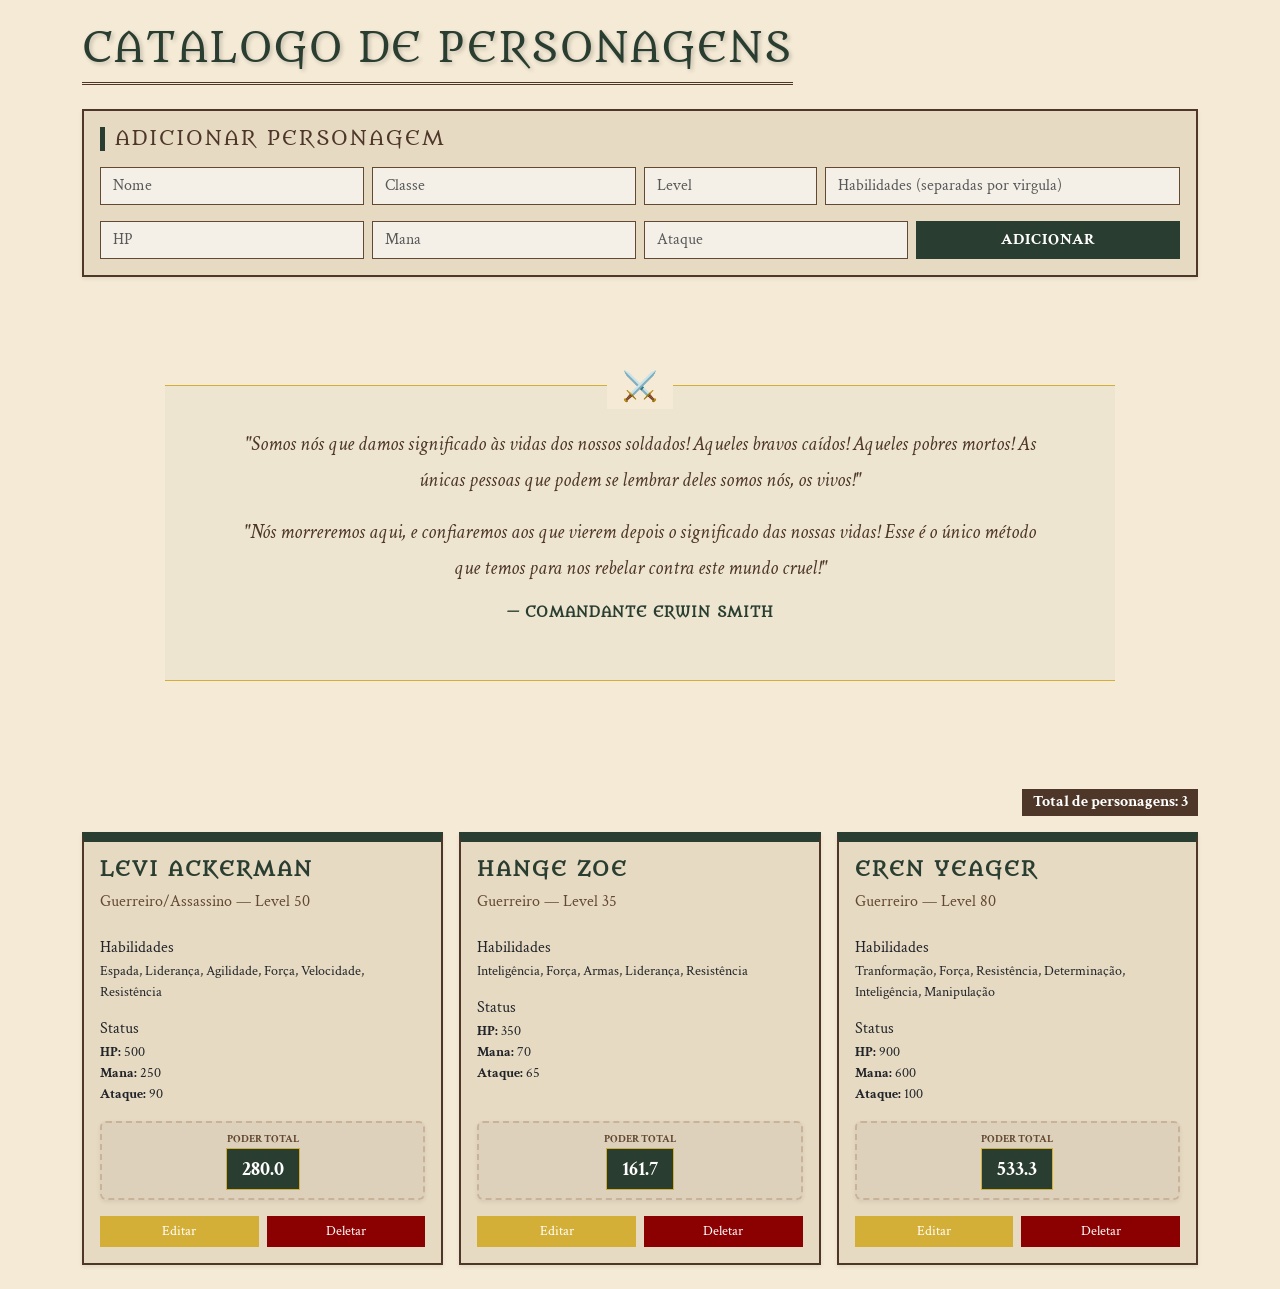
<file: Aula15-Personagens/index.html>
<!-- ================================================ 
     SNIPPET 04 -- HTML do Catalogo de Personagens 
     Arquivo: index.html (pasta aula15-personagens) 
     Slide 16 
     ================================================ -->

<!doctype html>
<html lang="pt-br">
  <head>
    <meta charset="UTF-8" />
    <title>Catalogo de Personagens</title>
    <link
      href="https://cdn.jsdelivr.net/npm/bootstrap@5.3.2/dist/css/bootstrap.min.css"
      rel="stylesheet"
    />
    <link rel="stylesheet" href="style.css" />
  </head>
  <body>
    <div class="container py-4">
      <h1 class="text-center mb-4">Catalogo de Personagens</h1>

      <!-- FORMULARIO PARA ADICIONAR -->
      <div class="card mb-4 shadow-sm">
        <div class="card-body">
          <h2 class="h5 mb-3">Adicionar personagem</h2>
          <div class="row g-2">
            <div class="col-md-3">
              <input
                type="text"
                id="campoNome"
                class="form-control"
                placeholder="Nome"
              />
            </div>
            <div class="col-md-3">
              <input
                type="text"
                id="campoClasse"
                class="form-control"
                placeholder="Classe"
              />
            </div>
            <div class="col-md-2">
              <input
                type="number"
                id="campoLevel"
                class="form-control"
                placeholder="Level"
              />
            </div>
            <div class="col-md-4">
              <input
                type="text"
                id="campoHabilidades"
                class="form-control"
                placeholder="Habilidades (separadas por virgula)"
              />
            </div>
          </div>
          <div class="row g-2 mt-2">
            <div class="col-md-3">
              <input
                type="number"
                id="campoHp"
                class="form-control"
                placeholder="HP"
              />
            </div>
            <div class="col-md-3">
              <input
                type="number"
                id="campoMana"
                class="form-control"
                placeholder="Mana"
              />
            </div>
            <div class="col-md-3">
              <input
                type="number"
                id="campoAtaque"
                class="form-control"
                placeholder="Ataque"
              />
            </div>
            <div class="col-md-3">
              <button id="btnAdicionarPersonagem" class="btn btn-primary w-100">
                Adicionar
              </button>
            </div>
          </div>
        </div>
      </div>

      <!-- CITAÇÃO ÉPICA (ERWIN SMITH) -->
      <div class="row justify-content-center my-5">
        <div class="col-md-10 text-center quote-container">
          <blockquote class="blockquote">
            <p class="fst-italic mb-3">
              "Somos nós que damos significado às vidas dos nossos soldados! Aqueles bravos caídos! Aqueles pobres mortos! As únicas pessoas que podem se lembrar deles somos nós, os vivos!"
            </p>
            <p class="fst-italic mb-0">
              "Nós morreremos aqui, e confiaremos aos que vierem depois o significado das nossas vidas! Esse é o único método que temos para nos rebelar contra este mundo cruel!"
            </p>
            <footer class="blockquote-footer mt-3">Comandante Erwin Smith</footer>
          </blockquote>
        </div>
      </div>

      <!-- AREA DE CATALOGO -->
      <div class="mb-3 text-end">
        <span id="contadorPersonagens" class="badge bg-secondary fs-6">Total de personagens: 0</span>
      </div>
      <div id="catalogoPersonagens" class="row g-3">
        <!-- cards serao injetados aqui pelo JavaScript -->
      </div>
    </div>

    <script src="script.js"></script>
  </body>
</html>
</file>
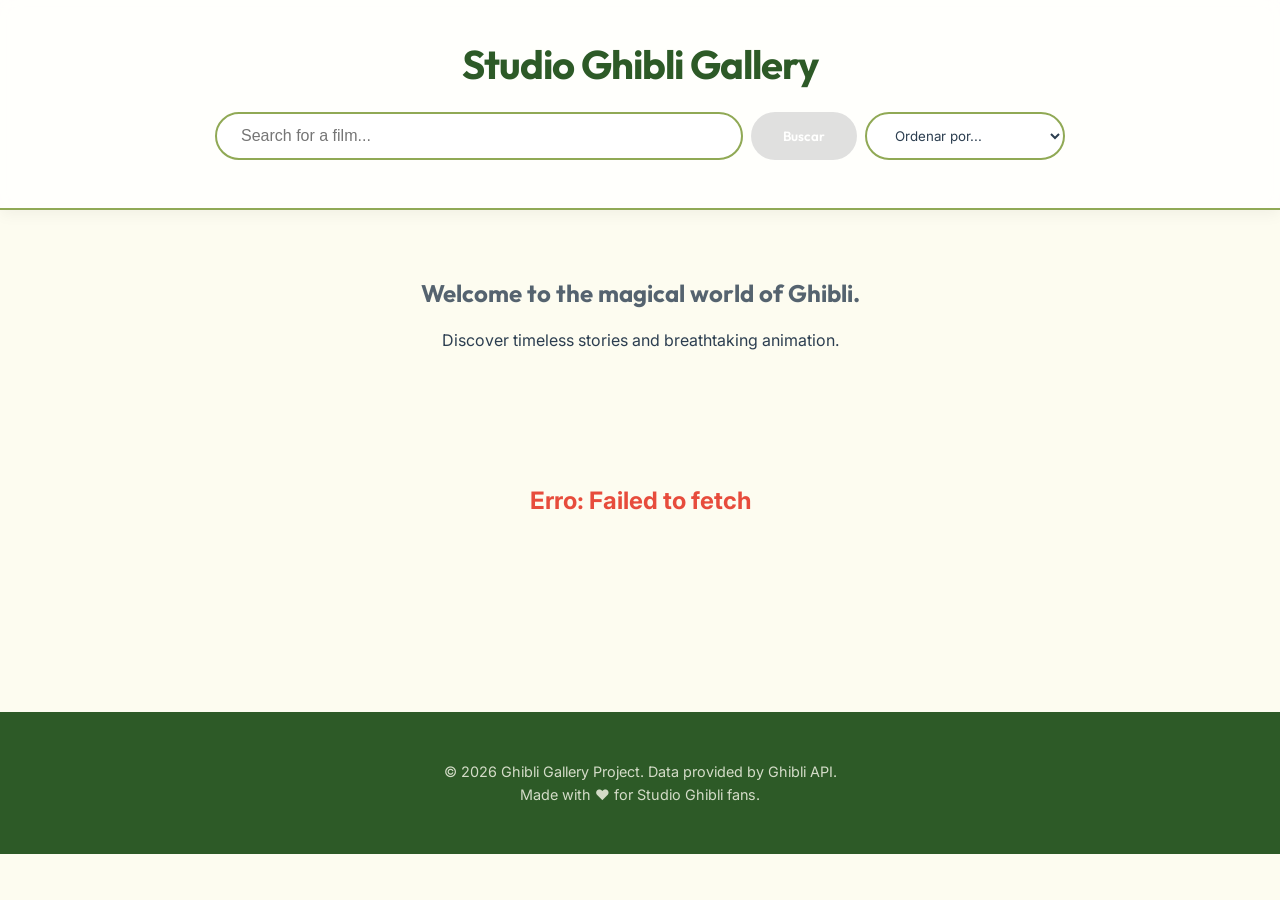
<file: ExercícioFinal/index.html>
<!DOCTYPE html>
<html lang="pt-BR">
<head>
    <meta charset="UTF-8">
    <meta name="viewport" content="width=device-width, initial-scale=1.0">
    <title>Studio Ghibli Gallery | Explore the Magic</title>
    <meta name="description" content="Explore a collection of Studio Ghibli films with descriptions, ratings, and beautiful posters.">
    <link rel="stylesheet" href="style.css">
</head>
<body>

    <header class="main-header">
        <div class="logo-container">
            <h1>Studio Ghibli Gallery</h1>
        </div>
        <div class="search-container">
            <div class="input-wrapper">
                <input type="text" id="search-input" placeholder="Search for a film..." autocomplete="off">
                <ul id="suggestions-list" class="suggestions-list"></ul>
            </div>
            <button id="search-btn" disabled>Buscar</button>
            <select id="sort-select">
                <option value="none">Ordenar por...</option>
                <option value="year-desc">Ano (Mais recentes)</option>
                <option value="year-asc">Ano (Mais antigos)</option>
                <option value="score-desc">Popularidade (Nota)</option>
                <option value="title-asc">Título (A-Z)</option>
            </select>
        </div>
        <div id="search-history" class="history-container">
            <!-- Pesquisas recentes serão injetadas aqui -->
        </div>
    </header>

    <main>
        <section class="hero">
            <h2>Welcome to the magical world of Ghibli.</h2>
            <p>Discover timeless stories and breathtaking animation.</p>
        </section>

        <div id="loader">
            <p>Gathering soot sprites... (Loading films)</p>
        </div>

        <section id="films-grid" class="films-container">
            <!-- Film cards will be injected here by JavaScript -->
        </section>
    </main>

    <footer>
        <div class="footer-content">
            <p>&copy; 2026 Ghibli Gallery Project. Data provided by Ghibli API.</p>
            <p>Made with &hearts; for Studio Ghibli fans.</p>
        </div>
    </footer>

    <script src="script.js"></script>
</body>
</html>
</file>
<file: Aula04/style.css>
* {
  box-sizing: border-box;
  margin: 0;
  padding: 0;
}

body {
  font-family: Arial, Helvetica, sans-serif;
  background-color: #f5f5f5;
  color: #333333;
  line-height: 1.6;
}

h1 {
  color: #1f4379;
}

h2 {
  color: #2e75b6;
}

.destaque {
  background-color: #fff2cc;
  padding: 8px;
}

#sobre {
  background-color: #ebf3fb;
}

header nav a {
  color: #1f4e79
}

header nav a {
  color: #1F4E79;
  text-decoration: none;
  margin-right: 16px;
}

main section {
  margin-bottom: 32px;
}

article>p {
  margin-bottom: 12px;
}

h2+p {
  font-style: italic;
  color: #595959;
}

header nav a:hover {
  color: #E05C00;
  text-decoration: underline;
}

a:visited {
  color: #595959;
}

input:focus,
textarea:focus {
  outline: 2px solid #2E75B6;
  outline-offset: 2px;
}

ul li:nth-child(odd) {
  background-color: #f9f9f9;
}

.container {
  width: 900px;
  margin: 0 auto;
  padding: 0 24px;
}

header {
  background-color: #1F4E79;
  padding: 24px 0;
  margin-bottom: 32px;
}

header h1 {
  color: #FFFFFF;
  margin: 0;
}

header nav a {
  color: #BDD7EE;
}

section {
  background-color: #FFFFFF;
  padding: 32px;
  margin-bottom: 24px;
  border: 1px solid #DDDDDD;
}

img {
  border-radius: 8px;
  max-width: 100%;
  display: block;
}

.foto-perfil {
  border-radius: 50%;
  width: 200px;
  height: 200px;
  object-fit: cover;
  border: 3px solid #2E75B6;
}

section {
  border-left: 4px solid #2E75B6;
}

header nav {
  margin-top: 12px;
}

header nav a {
  display: inline-block;
  padding: 6px 14px;
  background-color: #2E75B6;
  color: #FFFFFF;
  border-radius: 4px;
  text-decoration: none;
  margin-right: 8px;
}

header nav a:hover {
  background-color: #E05C00;
}

html {
  font-size: 16px;
}

body {
  font-size: 1rem;
  line-height: 1.6;
}

h1 {
  font-size: 2rem;
}

h2 {
  font-size: 1.5rem;

  margin-bottom: 1rem;
}

p {
  margin-bottom: 1rem;
  max-width: 65ch;
}

footer {
  background-color: #1F4E79;
  color: #FFFFFF;
  text-align: center;
  padding: 24px;
  margin-top: 40px;
}
</file>
<file: Aula13-ListaTarefa/style.css>
* {
  box-sizing: border-box;
  margin: 0;
  padding: 0;
}

body {
  font-family: 'Inter', -apple-system, BlinkMacSystemFont, 'Segoe UI', Roboto, Helvetica, Arial, sans-serif;
  background-color: #f0fdf4; /* Light green background */
  display: flex;
  justify-content: center;
  align-items: center;
  min-height: 100vh;
  color: #334155;
  padding: 1rem;
}

.tarefa-container {
  background-color: #ffffff;
  padding: 2.5rem;
  border-radius: 16px;
  box-shadow: 0 10px 25px rgba(22, 163, 74, 0.1);
  width: 100%;
  max-width: 450px;
}

h2 {
  color: #14532d; /* Deep green */
  margin-bottom: 1.5rem;
  font-weight: 600;
  font-size: 1.75rem;
  text-align: center;
}

.input-group {
  display: flex;
  gap: 0.5rem;
  margin-bottom: 2rem;
}

input[type="text"] {
  flex: 1;
  padding: 0.875rem 1rem;
  border: 1px solid #bbf7d0;
  border-radius: 8px;
  font-size: 1rem;
  font-family: inherit;
  color: #0f172a;
  outline: none;
  transition: all 0.3s ease;
}

input[type="text"]:focus {
  border-color: #22c55e; /* Green primary */
  box-shadow: 0 0 0 3px rgba(34, 197, 94, 0.2);
}

#btnAdicionar {
  background-color: #22c55e; /* Primary green */
  color: #ffffff;
  border: none;
  padding: 0.875rem 1.25rem;
  font-size: 1rem;
  font-weight: 600;
  border-radius: 8px;
  cursor: pointer;
  transition: all 0.2s ease;
}

#btnAdicionar:hover {
  background-color: #16a34a;
  transform: translateY(-2px);
  box-shadow: 0 4px 6px rgba(34, 197, 94, 0.2);
}

#btnAdicionar:active {
  transform: translateY(0);
}

#contador {
  font-size: 0.9rem;
  color: #64748b;
  margin-bottom: 0.75rem;
  text-align: right;
  font-weight: 500;
}

#lista {
  list-style: none;
  display: flex;
  flex-direction: column;
  gap: 0.75rem;
}

#lista li {
  display: flex;
  justify-content: space-between;
  align-items: center;
  background-color: #f8fafc;
  padding: 1rem;
  border-radius: 8px;
  border-left: 4px solid #4ade80; /* Light green accent */
  font-size: 1.05rem;
  font-weight: 500;
  box-shadow: 0 2px 4px rgba(0, 0, 0, 0.05);
  transition: all 0.2s ease;
}

#lista li span {
  flex: 1;
  word-break: break-word;
  margin-right: 1rem;
}

#lista li:hover {
  transform: translateX(4px);
  background-color: #f1f5f9;
}

#lista li button {
  background-color: #fee2e2; /* Light red */
  color: #ef4444; /* Primary red */
  border: none;
  width: 32px;
  height: 32px;
  border-radius: 50%;
  display: flex;
  justify-content: center;
  align-items: center;
  font-weight: bold;
  cursor: pointer;
  transition: all 0.2s ease;
  flex-shrink: 0;
}

#lista li button:hover {
  background-color: #ef4444;
  color: #ffffff;
  transform: scale(1.1);
}

#lista li input[type="checkbox"] {
  width: 1.25rem;
  height: 1.25rem;
  margin-right: 0.75rem;
  accent-color: #22c55e;
  cursor: pointer;
  flex-shrink: 0;
}

#lista li.concluida span {
  text-decoration: line-through;
  color: #94a3b8; /* Cinza claro para o texto concluído */
}

#lista li.concluida {
  background-color: #f8fafc;
  border-left-color: #cbd5e1; /* Borda acinzentada em vez de verde */
  opacity: 0.8;
}

/* Container de botões da tarefa */
.botoes-acao {
  display: flex;
  gap: 0.5rem;
}

/* Estilos do botão de editar */
#lista li button.btn-editar {
  background-color: #fef3c7; /* Amarelo clarinho */
  color: #d97706; /* Amarelo/Laranja escuro */
}

#lista li button.btn-editar:hover {
  background-color: #f59e0b;
  color: #ffffff;
  transform: scale(1.1);
}

/* Estilo do input de edição */
.input-edicao {
  flex: 1;
  padding: 0.4rem 0.75rem;
  border: 1px solid #bbf7d0;
  border-radius: 4px;
  font-size: 1rem;
  font-family: inherit;
  margin-right: 1rem;
  outline: none;
  background-color: #ffffff;
}

.input-edicao:focus {
  border-color: #22c55e;
  box-shadow: 0 0 0 2px rgba(34, 197, 94, 0.2);
}
</file>
<file: Aula13/style.css>
* {
  box-sizing: border-box;
  margin: 0;
  padding: 0;
}

body {
  font-family: 'Inter', -apple-system, BlinkMacSystemFont, 'Segoe UI', Roboto, Helvetica, Arial, sans-serif;
  background-color: #f0f4f8; /* Light blue-grey background */
  display: flex;
  justify-content: center;
  align-items: center;
  min-height: 100vh;
  color: #334155;
}

.calculadora-container {
  background-color: #ffffff;
  padding: 2.5rem;
  border-radius: 16px;
  box-shadow: 0 10px 25px rgba(37, 99, 235, 0.1);
  width: 100%;
  max-width: 400px;
  text-align: center;
}

h2 {
  color: #1e3a8a; /* Deep blue */
  margin-bottom: 1.5rem;
  font-weight: 600;
  font-size: 1.75rem;
}

.input-group {
  display: flex;
  flex-direction: column;
  gap: 1rem;
  margin-bottom: 1.5rem;
}

input[type="number"] {
  width: 100%;
  padding: 0.875rem 1rem;
  border: 1px solid #cbd5e1;
  border-radius: 8px;
  font-size: 1rem;
  font-family: inherit;
  color: #0f172a;
  outline: none;
  transition: all 0.3s ease;
}

input[type="number"]:focus {
  border-color: #3b82f6; /* Blue primary */
  box-shadow: 0 0 0 3px rgba(59, 130, 246, 0.2);
}

/* Esconder as setas do input number */
input[type="number"]::-webkit-inner-spin-button,
input[type="number"]::-webkit-outer-spin-button {
  -webkit-appearance: none;
  margin: 0;
}
input[type="number"] {
  -moz-appearance: textfield;
}

.button-group {
  display: grid;
  grid-template-columns: repeat(4, 1fr);
  gap: 0.75rem;
  margin-bottom: 1.5rem;
}

button {
  background-color: #eff6ff; /* Light blue */
  color: #2563eb; /* Primary blue text */
  border: 1px solid #bfdbfe;
  padding: 0.875rem;
  font-size: 1.25rem;
  font-weight: 500;
  border-radius: 8px;
  cursor: pointer;
  transition: all 0.2s ease;
  display: flex;
  justify-content: center;
  align-items: center;
}

button:hover {
  background-color: #3b82f6;
  color: #ffffff;
  border-color: #3b82f6;
  transform: translateY(-2px);
  box-shadow: 0 4px 6px rgba(59, 130, 246, 0.2);
}

button.btn-acao {
  background-color: #fee2e2;
  color: #ef4444;
  border-color: #fecaca;
}

button.btn-acao:hover {
  background-color: #ef4444;
  color: #ffffff;
  border-color: #ef4444;
}

button:active {
  transform: translateY(0);
}

#display {
  background-color: #1e3a8a; /* Deep blue */
  color: #ffffff;
  padding: 1.25rem;
  border-radius: 8px;
  font-size: 1.25rem;
  font-weight: 600;
  letter-spacing: 0.5px;
  box-shadow: inset 0 2px 4px rgba(0, 0, 0, 0.1);
  word-break: break-all;
}
</file>
<file: Aula14-Conversor/style.css>
@import url('https://fonts.googleapis.com/css2?family=Poppins:wght@300;400;500;600;700&display=swap');

/* 1. Fonte Poppins no body */
body {
  font-family: 'Poppins', sans-serif;
}

/* 2. Cor de fundo do display de resultado (Azul do portfólio) */
.alert-secondary {
  background-color: #1F4E79 !important;
  color: #ffffff !important;
  border-color: #133452 !important;
  font-weight: 500;
}

/* 3. Transition e Transform no hover dos botões Converter (Laranja do portfólio) */
.btn-primary {
  background-color: #E05C00;
  border-color: #E05C00;
  transition: all 0.3s ease;
}

.btn-primary:hover {
  background-color: #c95300;
  border-color: #c95300;
  transform: scale(1.05);
}
</file>
<file: Aula14-Formulario/style.css>
@import url('https://fonts.googleapis.com/css2?family=Fira+Code:wght@400;600;700&display=swap');

/* Tema Dark Neón - Hackathon */

body {
    background-color: #0d1117;
    font-family: 'Fira Code', monospace;
    color: #c9d1d9;
}

.card {
    background-color: #161b22;
    border: 1px solid #30363d;
    border-radius: 12px;
    overflow: hidden; /* Para o banner não passar das bordas */
    box-shadow: 0 10px 30px rgba(0, 0, 0, 0.7) !important;
}

.card-body {
    color: #c9d1d9;
}

/* Banner de Cabeçalho Customizado */
#formBanner {
    background: linear-gradient(135deg, #1f4e79 0%, #00ffcc 100%);
    border-bottom: 2px solid #00cca3;
    padding: 2rem 1rem;
}

#formBanner h1 {
    font-weight: 700;
    text-transform: uppercase;
    letter-spacing: 1px;
    text-shadow: 2px 2px 5px rgba(0,0,0,0.5);
}

.form-label {
    font-weight: 600;
    color: #8b949e;
}

.form-control {
    background-color: #0d1117;
    border: 1px solid #30363d;
    color: #c9d1d9;
}

/* Ajustes de Focus nos Inputs */
.form-control:focus {
    background-color: #0d1117;
    border-color: #00ffcc;
    color: #c9d1d9;
    box-shadow: 0 0 0 0.25rem rgba(0, 255, 204, 0.25);
}

/* Customização do Checkbox */
.form-check-input {
    background-color: #0d1117;
    border-color: #30363d;
}

.form-check-input:checked {
    background-color: #00ffcc;
    border-color: #00ffcc;
}

/* Botão de Inscrição Neón */
.btn-primary {
    background-color: #00ffcc;
    border-color: #00ffcc;
    color: #0d1117;
    font-weight: 700;
    text-transform: uppercase;
    letter-spacing: 1px;
    transition: all 0.3s ease;
    padding: 0.75rem;
}

.btn-primary:hover:not(:disabled) {
    background-color: #00cca3;
    border-color: #00cca3;
    color: #0d1117;
    transform: translateY(-3px);
    box-shadow: 0 5px 15px rgba(0, 255, 204, 0.4);
}

.btn-primary:disabled {
    background-color: #30363d;
    border-color: #30363d;
    color: #8b949e;
}

/* Feedbacks de Validação com melhor contraste pro Dark Mode */
.valid-feedback {
    color: #00ffcc;
}

.invalid-feedback {
    color: #ff7b72;
}

.form-control.is-valid {
    border-color: #00ffcc;
    background-image: none; /* Remove o ícone padrão do bootstrap para não quebrar o layout dark */
}
.form-control.is-valid:focus {
    box-shadow: 0 0 0 0.25rem rgba(0, 255, 204, 0.25);
}

.form-control.is-invalid {
    border-color: #ff7b72;
    background-image: none;
}
.form-control.is-invalid:focus {
    box-shadow: 0 0 0 0.25rem rgba(255, 123, 114, 0.25);
}

/* Alerta de Sucesso */
.alert-success {
    background-color: rgba(0, 255, 204, 0.1);
    color: #00ffcc;
    border: 1px solid #00ffcc;
    font-weight: 600;
    text-align: center;
}
</file>
<file: Aula15-Personagens/style.css>
@import url('https://fonts.googleapis.com/css2?family=Crimson+Text:ital,wght@0,400;0,700;1,400&family=Metamorphous&display=swap');

:root {
    --aot-green: #2a3d31;
    --aot-brown-dark: #4e3629;
    --aot-brown-light: #634832;
    --aot-khaki: #c8b39a;
    --aot-parchment: #f4ead5;
    --aot-titan-red: #8b0000;
    --aot-steel: #4a4a4a;
    --aot-blue: #002b5c;
    --aot-accent: #d4af37; /* Brass/Gold for ODM gear */
}

body {
    background-color: var(--aot-parchment);
    background-image: url('https://www.transparenttextures.com/patterns/old-paper.png');
    font-family: 'Crimson Text', serif;
    color: var(--aot-brown-dark);
}

h1, h2, h3, .h5 {
    font-family: 'Metamorphous', cursive;
    text-transform: uppercase;
    letter-spacing: 2px;
}

h1 {
    color: var(--aot-green);
    text-shadow: 2px 2px 4px rgba(0,0,0,0.2);
    border-bottom: 3px double var(--aot-brown-dark);
    display: inline-block;
    padding-bottom: 10px;
    margin-bottom: 30px !important;
}

/* Form Styling */
.card {
    background-color: rgba(200, 179, 154, 0.3); /* Transparent Khaki */
    border: 2px solid var(--aot-brown-dark);
    border-radius: 0;
    box-shadow: 5px 5px 15px rgba(0,0,0,0.1);
}

.card-body h2 {
    color: var(--aot-brown-dark);
    border-left: 5px solid var(--aot-green);
    padding-left: 10px;
}

.form-control {
    background-color: rgba(255, 255, 255, 0.6);
    border: 1px solid var(--aot-brown-light);
    border-radius: 0;
    color: var(--aot-brown-dark);
}

.form-control:focus {
    background-color: #fff;
    border-color: var(--aot-green);
    box-shadow: 0 0 0 0.25rem rgba(42, 61, 49, 0.25);
}

.btn-primary {
    background-color: var(--aot-green);
    border-color: var(--aot-green);
    border-radius: 0;
    text-transform: uppercase;
    font-weight: bold;
    letter-spacing: 1px;
    transition: all 0.3s ease;
}

.btn-primary:hover {
    background-color: var(--aot-brown-dark);
    border-color: var(--aot-brown-dark);
    transform: translateY(-2px);
}

/* Character Cards */
#catalogoPersonagens .card {
    transition: transform 0.3s ease, box-shadow 0.3s ease;
    border-top: 10px solid var(--aot-green);
}

#catalogoPersonagens .card:hover {
    transform: translateY(-10px);
    box-shadow: 0 10px 20px rgba(0,0,0,0.2);
}

.card-title {
    color: var(--aot-green);
    font-weight: bold;
}

.text-muted {
    color: var(--aot-brown-light) !important;
}

.badge.bg-secondary {
    background-color: var(--aot-brown-dark) !important;
    border-radius: 0;
}

.badge.bg-primary {
    background-color: var(--aot-green) !important;
    border-radius: 0;
    padding: 10px 15px;
    border: 1px solid var(--aot-accent);
}

/* Power Highlight Box */
.bg-light.border.rounded {
    background-color: rgba(42, 61, 49, 0.05) !important;
    border-color: var(--aot-khaki) !important;
    border-width: 2px !important;
    border-style: dashed !important;
}

/* Buttons inside cards */
.btn-warning {
    background-color: var(--aot-accent);
    border-color: var(--aot-accent);
    color: #fff;
    border-radius: 0;
}

.btn-warning:hover {
    background-color: #bfa02c;
    border-color: #bfa02c;
    color: #fff;
}

.btn-danger {
    background-color: var(--aot-titan-red);
    border-color: var(--aot-titan-red);
    border-radius: 0;
}

.btn-danger:hover {
    background-color: #660000;
    border-color: #660000;
}

/* Custom Scrollbar */
::-webkit-scrollbar {
    width: 10px;
}

::-webkit-scrollbar-track {
    background: var(--aot-parchment);
}

::-webkit-scrollbar-thumb {
    background: var(--aot-brown-dark);
}

::-webkit-scrollbar-thumb:hover {
    background: var(--aot-green);
}

/* Animations */
@keyframes fadeIn {
    from { opacity: 0; transform: translateY(20px); }
    to { opacity: 1; transform: translateY(0); }
}

.col-md-4 {
    animation: fadeIn 0.5s ease backwards;
}

/* Quote Section Styling */
.quote-container {
    padding: 40px;
    border-top: 1px solid var(--aot-accent);
    border-bottom: 1px solid var(--aot-accent);
    background-color: rgba(42, 61, 49, 0.03);
    position: relative;
    margin: 60px 0;
}

.quote-container::before {
    content: '⚔️';
    position: absolute;
    top: -20px;
    left: 50%;
    transform: translateX(-50%);
    background: var(--aot-parchment);
    padding: 0 15px;
    font-size: 1.8rem;
}

.blockquote p {
    color: var(--aot-brown-dark);
    line-height: 1.8;
    font-size: 1.25rem;
    max-width: 800px;
    margin-left: auto;
    margin-right: auto;
}

.blockquote-footer {
    color: var(--aot-green);
    font-weight: bold;
    text-transform: uppercase;
    font-family: 'Metamorphous', cursive;
    font-size: 0.9rem;
    letter-spacing: 1px;
}
</file>
<file: ExercícioFinal/style.css>
@import url('https://fonts.googleapis.com/css2?family=Inter:wght@300;400;600&family=Outfit:wght@400;700&display=swap');

:root {
    /* Color Palette - Ghibli Inspired */
    --forest-green: #2D5A27;
    --sky-blue: #79A7D3;
    --sunset-orange: #F4A261;
    --paper-cream: #FDFCF0;
    --ink-navy: #2C3E50;
    --grass-light: #90A955;
    --white: #ffffff;
    
    /* Shadows & Glassmorphism */
    --card-shadow: 0 10px 30px rgba(45, 90, 39, 0.1);
    --glass-bg: rgba(255, 255, 255, 0.8);
    --glass-border: rgba(255, 255, 255, 0.5);
    
    /* Transitions */
    --transition: all 0.3s cubic-bezier(0.4, 0, 0.2, 1);
}

* {
    margin: 0;
    padding: 0;
    box-sizing: border-box;
}

body {
    font-family: 'Inter', sans-serif;
    background-color: var(--paper-cream);
    color: var(--ink-navy);
    line-height: 1.6;
    overflow-x: hidden;
    background-image: 
        radial-gradient(var(--sky-blue) 0.5px, transparent 0.5px),
        radial-gradient(var(--sky-blue) 0.5px, var(--paper-cream) 0.5px);
    background-size: 40px 40px;
    background-position: 0 0, 20px 20px;
}

/* Typography */
h1, h2, h3 {
    font-family: 'Outfit', sans-serif;
    font-weight: 700;
}

/* Header */
header.main-header {
    background: var(--glass-bg);
    backdrop-filter: blur(10px);
    padding: 2rem;
    text-align: center;
    position: sticky;
    top: 0;
    z-index: 100;
    border-bottom: 2px solid var(--grass-light);
    box-shadow: 0 4px 15px rgba(0,0,0,0.05);
}

.logo-container h1 {
    font-size: 2.5rem;
    color: var(--forest-green);
    margin-bottom: 1rem;
    letter-spacing: -1px;
}

.search-container {
    max-width: 850px;
    margin: 0 auto;
    display: flex;
    gap: 0.5rem;
    position: relative;
    flex-wrap: wrap;
    justify-content: center;
}

.input-wrapper {
    position: relative;
    flex: 1 1 300px;
    display: flex;
}

#search-input {
    width: 100%;
    padding: 0.8rem 1.5rem;
    border-radius: 50px;
    border: 2px solid var(--grass-light);
    background: var(--white);
    font-size: 1rem;
    outline: none;
    transition: var(--transition);
}

#sort-select {
    padding: 0.8rem 1.5rem;
    border-radius: 50px;
    border: 2px solid var(--grass-light);
    background: var(--white);
    font-family: 'Inter', sans-serif;
    color: var(--ink-navy);
    cursor: pointer;
    outline: none;
    transition: var(--transition);
}

#sort-select:focus {
    border-color: var(--forest-green);
}

#search-btn {
    padding: 0.8rem 2rem;
    border-radius: 50px;
    border: none;
    background-color: var(--forest-green);
    color: var(--white);
    font-weight: 600;
    cursor: pointer;
    transition: var(--transition);
    font-family: 'Outfit', sans-serif;
    white-space: nowrap;
}

#search-btn:hover:not(:disabled) {
    background-color: var(--grass-light);
    transform: translateY(-2px);
    box-shadow: 0 4px 10px rgba(45, 90, 39, 0.2);
}

#search-btn:disabled {
    background-color: #ccc;
    cursor: not-allowed;
    opacity: 0.6;
}

#search-input:focus {
    border-color: var(--forest-green);
    box-shadow: 0 0 0 4px rgba(45, 90, 39, 0.1);
}

.suggestions-list {
    position: absolute;
    top: 100%;
    left: 0;
    right: 0;
    background: var(--white);
    border-radius: 15px;
    margin-top: 0.5rem;
    box-shadow: 0 10px 25px rgba(0,0,0,0.1);
    list-style: none;
    z-index: 1000;
    max-height: 250px;
    overflow-y: auto;
    display: none; /* Escondido por padrão */
    border: 1px solid var(--glass-border);
}

.suggestions-list.active {
    display: block;
    animation: fadeInDown 0.2s ease-out;
}

.suggestion-item {
    padding: 0.8rem 1.5rem;
    cursor: pointer;
    transition: var(--transition);
    text-align: left;
    font-size: 0.95rem;
    border-bottom: 1px solid rgba(0,0,0,0.05);
}

.suggestion-item:last-child {
    border-bottom: none;
}

.suggestion-item:hover, .suggestion-item.selected {
    background-color: rgba(144, 169, 85, 0.1);
    color: var(--forest-green);
    padding-left: 2rem;
}

@keyframes fadeInDown {
    from { opacity: 0; transform: translateY(-10px); }
    to { opacity: 1; transform: translateY(0); }
}

.history-container {
    max-width: 850px;
    margin: 1rem auto 0;
    display: flex;
    flex-wrap: wrap;
    gap: 0.5rem;
    justify-content: center;
    padding: 0 1rem;
}

.history-tag {
    background: rgba(121, 167, 211, 0.15);
    color: var(--ink-navy);
    padding: 0.3rem 0.5rem 0.3rem 0.8rem;
    border-radius: 20px;
    font-size: 0.8rem;
    transition: var(--transition);
    border: 1px solid transparent;
    display: flex;
    align-items: center;
    gap: 0.4rem;
}

.history-tag:hover {
    background: rgba(121, 167, 211, 0.25);
    transform: translateY(-2px);
}

.delete-history-btn {
    background: none;
    border: none;
    color: var(--ink-navy);
    font-size: 1.2rem;
    cursor: pointer;
    display: flex;
    align-items: center;
    justify-content: center;
    padding: 0 0.4rem;
    border-radius: 50%;
    transition: var(--transition);
    opacity: 0.5;
}

.delete-history-btn:hover {
    background-color: rgba(231, 76, 60, 0.2);
    color: #e74c3c;
    opacity: 1;
}

.history-tag::before {
    content: '↺';
    font-size: 0.9rem;
    opacity: 0.6;
}

/* Hero Section */
.hero {
    padding: 4rem 2rem;
    text-align: center;
    max-width: 1200px;
    margin: 0 auto;
}

.hero h2 {
    font-size: 1.5rem;
    color: var(--ink-navy);
    opacity: 0.8;
    margin-bottom: 1rem;
}

/* Film Grid */
.films-container {
    display: grid;
    grid-template-columns: repeat(auto-fill, minmax(280px, 1fr));
    gap: 2.5rem;
    padding: 2rem;
    max-width: 1400px;
    margin: 0 auto;
}

/* Film Card */
.film-card {
    background: var(--white);
    border-radius: 20px;
    overflow: hidden;
    box-shadow: var(--card-shadow);
    transition: var(--transition);
    display: flex;
    flex-direction: column;
    border: 1px solid var(--glass-border);
    animation: fadeInUp 0.6s ease forwards;
}

.film-card:hover {
    transform: translateY(-10px);
    box-shadow: 0 20px 40px rgba(45, 90, 39, 0.2);
}

.film-poster {
    width: 100%;
    height: 400px;
    overflow: hidden;
    position: relative;
}

.film-poster img {
    width: 100%;
    height: 100%;
    object-fit: cover;
    transition: var(--transition);
}

.film-card:hover .film-poster img {
    transform: scale(1.05);
}

.film-info {
    padding: 1.5rem;
    flex-grow: 1;
    display: flex;
    flex-direction: column;
}

.film-header {
    margin-bottom: 1rem;
}

.film-title {
    font-size: 1.25rem;
    margin-bottom: 0.25rem;
    color: var(--forest-green);
}

.film-year {
    font-size: 0.9rem;
    color: var(--sky-blue);
    font-weight: 600;
}

.film-meta {
    display: flex;
    justify-content: space-between;
    align-items: center;
    margin-bottom: 1rem;
    font-size: 0.85rem;
    font-weight: 500;
    background: rgba(144, 169, 85, 0.1);
    padding: 0.5rem 0.8rem;
    border-radius: 10px;
}

.film-score {
    color: var(--sunset-orange);
    display: flex;
    align-items: center;
    gap: 0.3rem;
}

.film-description {
    font-size: 0.9rem;
    color: var(--ink-navy);
    display: -webkit-box;
    -webkit-line-clamp: 3;
    -webkit-box-orient: vertical;
    overflow: hidden;
    margin-bottom: 1rem;
}

/* Loader */
#loader {
    text-align: center;
    padding: 4rem;
    font-size: 1.5rem;
    color: var(--forest-green);
}

/* Footer */
footer {
    text-align: center;
    padding: 3rem;
    margin-top: 4rem;
    background: var(--forest-green);
    color: var(--paper-cream);
}

footer p {
    font-size: 0.9rem;
    opacity: 0.8;
}

/* Animations */
@keyframes fadeInUp {
    from {
        opacity: 0;
        transform: translateY(30px);
    }
    to {
        opacity: 1;
        transform: translateY(0);
    }
}

/* Responsive */
@media (max-width: 768px) {
    .logo-container h1 {
        font-size: 1.8rem;
    }
    .films-container {
        padding: 1rem;
        gap: 1.5rem;
    }
}
</file>
